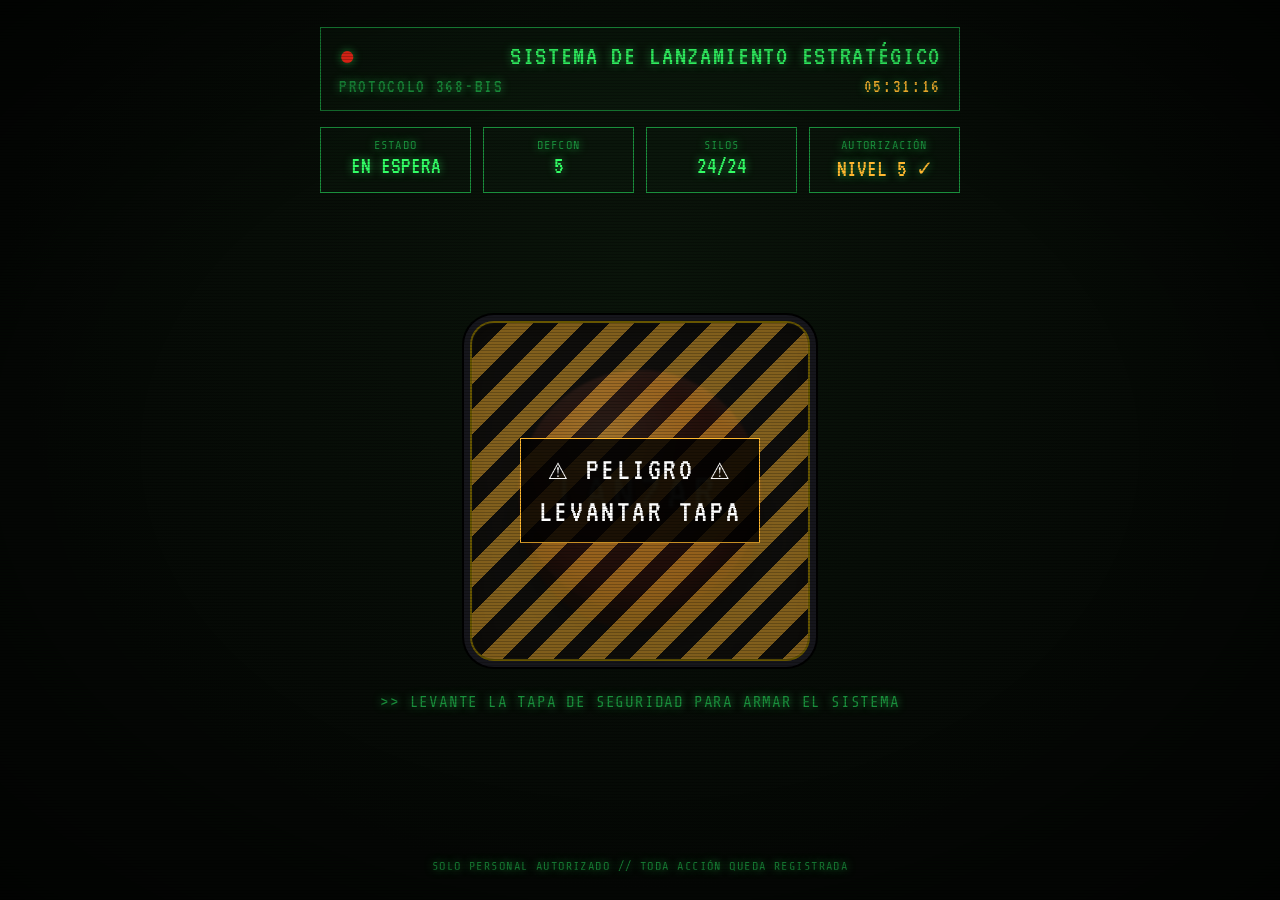
<file: botonrojo/index.html>
<!doctype html>
<html lang="es">
  <head>
    <meta charset="UTF-8" />
    <meta name="viewport" content="width=device-width, initial-scale=1.0, maximum-scale=1.0, user-scalable=no" />
    <meta name="theme-color" content="#0a0a0a" />
    <meta name="description" content="Protocolo de lanzamiento estratégico. Solo personal autorizado." />
    <link rel="icon" href="data:image/svg+xml,<svg xmlns='http://www.w3.org/2000/svg' viewBox='0 0 100 100'><text y='.9em' font-size='90'>☢️</text></svg>" />
    <link rel="preconnect" href="https://fonts.googleapis.com" />
    <link rel="preconnect" href="https://fonts.gstatic.com" crossorigin />
    <link href="https://fonts.googleapis.com/css2?family=VT323&family=Share+Tech+Mono&display=swap" rel="stylesheet" />
    <title>☢ PROTOCOLO 368-BIS // BOTÓN ROJO</title>
    <script type="module" crossorigin src="./assets/index-CyWCXwb8.js"></script>
    <link rel="stylesheet" crossorigin href="./assets/index-Bs-vyiL6.css">
  </head>
  <body>
    <div id="root"></div>
  </body>
</html>
</file>
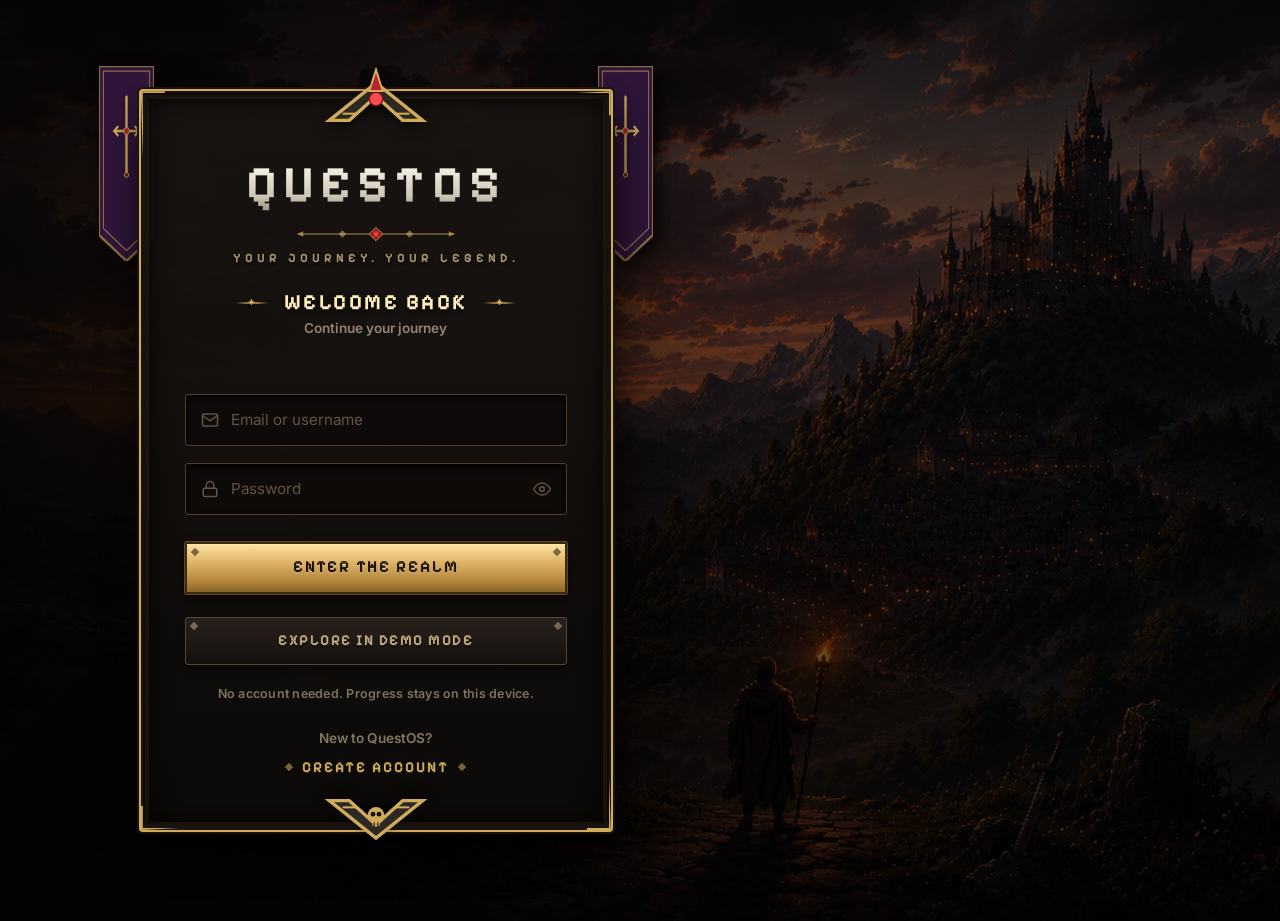
<file: questos/index.html>
<!doctype html>
<html lang="en">
  <head>
    <meta charset="UTF-8" />
    <meta name="viewport" content="width=device-width, initial-scale=1.0" />
    <meta name="description" content="QuestOS — turn real-life progress into a dark fantasy RPG. Forge heroes, complete quests, defeat bosses." />
    <meta name="theme-color" content="#0a0807" />
    <link rel="preconnect" href="https://fonts.googleapis.com" />
    <link rel="preconnect" href="https://fonts.gstatic.com" crossorigin />
    <title>QuestOS — Life Progress RPG</title>
    <script type="module" crossorigin src="/questos/assets/index-C-FkmH8G.js"></script>
    <link rel="stylesheet" crossorigin href="/questos/assets/index-CjcQR1js.css">
  </head>
  <body>
    <div id="root"></div>
  </body>
</html>
</file>
<file: botonrojo/assets/index-Bs-vyiL6.css>
*{margin:0;padding:0;box-sizing:border-box;-webkit-tap-highlight-color:transparent}:root{--green: #33ff66;--green-dim: #1a8f3c;--amber: #ffb830;--red: #ff2a1a;--red-deep: #8f0f05;--bg: #050805;--font-display: "VT323", "Courier New", monospace;--font-mono: "Share Tech Mono", "Courier New", monospace}html,body,#root{height:100%}body{background:var(--bg);color:var(--green);font-family:var(--font-mono);overflow:hidden;overscroll-behavior:none;user-select:none;-webkit-user-select:none}button{font-family:inherit;cursor:pointer;touch-action:manipulation}.app{position:relative;height:100dvh;width:100vw;overflow:hidden;background:radial-gradient(ellipse at 50% 30%,#0a140a 0%,var(--bg) 70%)}.screen{position:absolute;top:0;right:0;bottom:0;left:0;display:flex;flex-direction:column;align-items:center;padding:clamp(12px,3vmin,32px)}.crt-overlay{position:fixed;top:0;right:0;bottom:0;left:0;pointer-events:none;z-index:90;background:repeating-linear-gradient(0deg,rgba(0,0,0,.22) 0px,rgba(0,0,0,.22) 1px,transparent 1px,transparent 3px);animation:crt-flicker 4s infinite steps(60)}.crt-vignette{position:fixed;top:0;right:0;bottom:0;left:0;pointer-events:none;z-index:91;background:radial-gradient(ellipse at center,transparent 55%,rgba(0,0,0,.55) 100%)}@keyframes crt-flicker{0%,to{opacity:1}92%{opacity:1}93%{opacity:.78}94%{opacity:1}97%{opacity:.9}}.idle-screen{justify-content:space-between;text-shadow:0 0 8px rgba(51,255,102,.6)}.console-header{position:relative;width:100%;max-width:640px;border:1px solid var(--green-dim);padding:clamp(8px,2vmin,14px) clamp(10px,3vmin,18px);font-family:var(--font-display);font-size:clamp(18px,4.5vmin,28px);letter-spacing:.06em;background:#143c1e26}.header-row{display:flex;justify-content:space-between;gap:12px;flex-wrap:wrap}.header-sub{font-size:.68em;color:var(--green-dim);margin-top:4px}.clock{color:var(--amber)}.blink-slow{color:var(--red);animation:blink 2s infinite;margin-right:8px}.status-panel{width:100%;max-width:640px;display:grid;grid-template-columns:repeat(4,1fr);gap:clamp(6px,1.5vmin,12px);margin-top:clamp(8px,2vmin,16px)}.status-item{border:1px solid var(--green-dim);padding:clamp(6px,1.5vmin,10px);display:flex;flex-direction:column;gap:2px;align-items:center;text-align:center;background:#143c1e1a}.status-label{font-size:clamp(9px,2vmin,12px);color:var(--green-dim);letter-spacing:.1em}.status-value{font-family:var(--font-display);font-size:clamp(16px,3.5vmin,24px)}.status-value.ok{color:var(--green)}.status-value.warn{color:var(--amber)}.button-station{flex:1;display:flex;flex-direction:column;align-items:center;justify-content:center;gap:clamp(16px,4vmin,32px);width:100%}.cover-assembly{position:relative;width:clamp(220px,62vmin,340px);height:clamp(220px,62vmin,340px);perspective:900px}.button-well{position:absolute;top:0;right:0;bottom:0;left:0;border-radius:24px;background:radial-gradient(circle at 50% 45%,#1c1c22,#101014 65%,#0a0a0d);border:2px solid #2a2a33;box-shadow:inset 0 4px 18px #000000e6,0 0 0 6px #16161c,0 0 0 8px #000;display:flex;align-items:center;justify-content:center}.big-red-button{position:relative;width:72%;aspect-ratio:1;border-radius:50%;border:none;background:#3a0c08;box-shadow:0 clamp(10px,3vmin,18px) 0 #4a0d06,0 clamp(14px,4vmin,26px) 30px #000c;transition:transform .1s,box-shadow .1s,filter .4s;filter:brightness(.45) saturate(.6)}.big-red-button:disabled{cursor:not-allowed}.big-red-button.armed{filter:brightness(1) saturate(1);animation:button-throb 1.6s infinite}.button-face{position:absolute;top:0;right:0;bottom:0;left:0;border-radius:50%;background:radial-gradient(circle at 35% 28%,#ff8a70,#ff2a1a,#c01005 70%,#7a0a02);box-shadow:inset 0 -12px 24px #00000073,inset 0 8px 16px #ffffff40;display:flex;align-items:center;justify-content:center}.button-text{font-family:var(--font-display);font-size:clamp(28px,9vmin,52px);color:#fff;letter-spacing:.12em;text-shadow:0 2px 6px rgba(0,0,0,.7)}.big-red-button.armed:active,.big-red-button.pressed{transform:translateY(clamp(8px,2.5vmin,14px));box-shadow:0 2px #4a0d06,0 4px 14px #000c}.big-red-button.pressed{animation:none;filter:brightness(1.35) saturate(1.3)}@keyframes button-throb{0%,to{box-shadow:0 clamp(10px,3vmin,18px) 0 #4a0d06,0 clamp(14px,4vmin,26px) 30px #000c,0 0 30px 4px #ff2a1a80}50%{box-shadow:0 clamp(10px,3vmin,18px) 0 #4a0d06,0 clamp(14px,4vmin,26px) 30px #000c,0 0 70px 18px #ff2a1ae6}}.safety-cover{position:absolute;top:0;right:0;bottom:0;left:0;border-radius:24px;border:2px solid #665500;overflow:hidden;transform-origin:top center;transform-style:preserve-3d;transition:transform .55s cubic-bezier(.34,1.4,.64,1);background:#1e190559;-webkit-backdrop-filter:blur(1px);backdrop-filter:blur(1px);display:flex;align-items:center;justify-content:center;z-index:2}.cover-assembly.open .safety-cover{transform:rotateX(112deg)}.cover-stripes{position:absolute;top:0;right:0;bottom:0;left:0;background:repeating-linear-gradient(-45deg,#ffb830d9 0,#ffb830d9 18px,#0a0a0ae6 18px,#0a0a0ae6 36px);opacity:.55}.cover-label{position:relative;font-family:var(--font-display);font-size:clamp(20px,5.5vmin,32px);color:#fff;background:#000000d1;border:1px solid var(--amber);padding:10px 18px;text-align:center;letter-spacing:.08em;line-height:1.3}.arm-hint{font-size:clamp(12px,3vmin,16px);color:var(--green-dim);letter-spacing:.05em;text-align:center;min-height:2.4em;padding:0 12px}.arm-hint.armed{color:var(--amber);animation:blink 1.2s infinite}.console-footer{font-size:clamp(9px,2.2vmin,12px);color:var(--green-dim);letter-spacing:.12em;text-align:center}.countdown-screen{justify-content:space-between;color:var(--red);text-shadow:0 0 10px rgba(255,42,26,.7)}.alert-flash{position:absolute;top:0;right:0;bottom:0;left:0;background:radial-gradient(ellipse at 50% 50%,#8c0a058c,#140000e6 75%);animation:alert-pulse 1s infinite;pointer-events:none}.countdown-screen.critical .alert-flash{animation-duration:.4s}@keyframes alert-pulse{0%,to{opacity:.45}50%{opacity:1}}.beacon{position:absolute;top:0;bottom:0;width:30vw;pointer-events:none;opacity:.7}.beacon-left{left:-12vw;background:conic-gradient(from 0deg at 0% 50%,transparent 0deg,rgba(255,42,26,.55) 25deg,transparent 60deg);animation:beacon-spin 1.1s linear infinite}.beacon-right{right:-12vw;background:conic-gradient(from 180deg at 100% 50%,transparent 0deg,rgba(255,42,26,.55) 25deg,transparent 60deg);animation:beacon-spin 1.1s linear infinite reverse}@keyframes beacon-spin{0%{filter:hue-rotate(0deg) brightness(1);transform:scaleY(1)}50%{transform:scaleY(1.15);filter:brightness(1.6)}to{filter:hue-rotate(0deg) brightness(1);transform:scaleY(1)}}.hazard-bar{width:100vw;height:clamp(14px,3vmin,22px);flex-shrink:0;background:repeating-linear-gradient(-45deg,var(--amber) 0 20px,#0a0a0a 20px 40px);animation:hazard-scroll .8s linear infinite;box-shadow:0 0 18px #ffb83059}@keyframes hazard-scroll{0%{background-position:0 0}to{background-position:56.57px 0}}.countdown-header{display:flex;flex-direction:column;align-items:center;gap:6px;margin-top:clamp(8px,2vmin,16px);font-family:var(--font-display);font-size:clamp(20px,5.5vmin,34px);letter-spacing:.1em;z-index:2}.defcon{font-size:.7em;padding:2px 14px;border:1px solid currentColor}.defcon-3{color:var(--amber)}.defcon-2{color:#ff7b1a;animation:blink 1s infinite}.defcon-1{color:#fff;background:var(--red);animation:blink .5s infinite}.countdown-main{flex:1;display:flex;flex-direction:column;align-items:center;justify-content:center;gap:clamp(10px,2.5vmin,20px);width:100%;z-index:2}.timer-label{font-size:clamp(12px,3vmin,18px);letter-spacing:.35em;color:var(--amber)}.timer{font-family:var(--font-display);font-size:clamp(72px,24vmin,190px);line-height:.9;color:var(--red);text-shadow:0 0 20px rgba(255,42,26,.9),0 0 60px rgba(255,42,26,.5)}.timer-critical{color:#fff;animation:timer-panic .5s infinite}@keyframes timer-panic{0%,to{text-shadow:0 0 20px rgba(255,42,26,1),0 0 80px rgba(255,42,26,.9)}50%{text-shadow:0 0 8px rgba(255,42,26,.6),0 0 30px rgba(255,42,26,.4);opacity:.75}}.timer-tenths{font-size:.45em;opacity:.85}.progress-track{width:min(80vw,520px);height:clamp(8px,2vmin,14px);border:1px solid var(--red-deep);background:#0009}.progress-fill{height:100%;width:100%;transform-origin:left;background:linear-gradient(90deg,var(--red-deep),var(--red));box-shadow:0 0 12px #ff2a1acc;transition:transform .1s linear}.launch-log{width:min(88vw,520px);height:clamp(88px,20vmin,150px);overflow:hidden;display:flex;flex-direction:column;justify-content:flex-end;font-size:clamp(11px,2.8vmin,15px);color:var(--amber);text-shadow:0 0 6px rgba(255,184,48,.5)}.log-line{animation:log-in .25s steps(3) both;white-space:nowrap;overflow:hidden;text-overflow:ellipsis}.log-warn{color:#fff;background:#8c0a0599}@keyframes log-in{0%{opacity:0;transform:translateY(6px)}to{opacity:1;transform:translateY(0)}}.abort-button{z-index:2;margin-bottom:clamp(10px,2.5vmin,20px);font-family:var(--font-display);font-size:clamp(18px,4.5vmin,26px);letter-spacing:.1em;color:#fff;background:#000000a6;border:2px solid var(--amber);padding:clamp(10px,2.5vmin,16px) clamp(20px,6vmin,40px);box-shadow:0 0 16px #ffb83066;transition:transform .08s,background .2s}.abort-button:active{transform:scale(.95);background:#ffb83040}.shake-soft{animation:shake .5s infinite;--amp: 1px}.shake-hard{animation:shake .3s infinite;--amp: 3px}.shake-violent{animation:shake .15s infinite;--amp: 6px}@keyframes shake{0%,to{transform:translate(0)}20%{transform:translate(var(--amp),calc(var(--amp) * -1))}40%{transform:translate(calc(var(--amp) * -1),var(--amp))}60%{transform:translate(var(--amp),var(--amp))}80%{transform:translate(calc(var(--amp) * -1),calc(var(--amp) * -1))}}.explosion-screen{padding:0;background:#000}.explosion-video{position:absolute;top:0;right:0;bottom:0;left:0;width:100%;height:100%;object-fit:cover;background:#000}.fade-out{position:absolute;top:0;right:0;bottom:0;left:0;background:#000;opacity:0;pointer-events:none;transition:opacity .8s ease-in}.fade-out.active{opacity:1}.brand-seal{position:absolute;right:max(clamp(10px,2.5vmin,22px),env(safe-area-inset-right));bottom:max(clamp(10px,2.5vmin,22px),env(safe-area-inset-bottom));z-index:5;display:flex;flex-direction:column;align-items:center;gap:clamp(4px,1vmin,8px)}.brand-seal img{width:clamp(68px,17vmin,112px);aspect-ratio:1;border-radius:50%;border:2px solid rgba(214,178,110,.85);box-shadow:0 0 0 4px #000000bf,0 6px 18px #000c,0 0 26px #ff2a1a80;animation:seal-glow 2.4s ease-in-out infinite}@keyframes seal-glow{0%,to{box-shadow:0 0 0 4px #000000bf,0 6px 18px #000c,0 0 18px #ff2a1a59}50%{box-shadow:0 0 0 4px #000000bf,0 6px 18px #000c,0 0 34px #ff2a1ab3}}.seal-caption{font-family:var(--font-display);font-size:clamp(11px,2.6vmin,15px);letter-spacing:.28em;padding:2px 8px 2px 11px;color:#d6b26e;background:#0009;border:1px solid rgba(214,178,110,.45);text-shadow:0 0 8px rgba(0,0,0,.9)}.white-flash{position:absolute;top:0;right:0;bottom:0;left:0;background:#fff;pointer-events:none;animation:flash-out 1.4s ease-out forwards}@keyframes flash-out{0%{opacity:1}to{opacity:0}}.aftermath-screen{justify-content:center;gap:clamp(12px,3vmin,24px);background:radial-gradient(ellipse at 50% 110%,rgba(120,20,5,.5) 0%,transparent 60%),#0a0505;color:#d8c8b8;text-align:center}.ash-layer{position:absolute;top:0;right:0;bottom:0;left:0;overflow:hidden;pointer-events:none}.ash{position:absolute;top:-12px;width:4px;height:4px;background:#c8beb480;border-radius:50%;animation:ash-fall linear infinite}@keyframes ash-fall{to{transform:translateY(110vh) translate(-8vw) rotate(300deg)}}.doom-title{font-family:var(--font-display);font-size:clamp(30px,9vmin,64px);color:var(--red);letter-spacing:.06em;line-height:1.1;padding:0 8px;position:relative;z-index:2}.glitch:before,.glitch:after{content:attr(data-text);position:absolute;top:0;right:0;bottom:0;left:0;padding:inherit}.glitch:before{color:#0ff;animation:glitch-shift 2.4s infinite steps(2);opacity:.6}.glitch:after{color:#f0f;animation:glitch-shift 1.9s infinite steps(2) reverse;opacity:.5}@keyframes glitch-shift{0%,88%,to{transform:translate(0);clip-path:inset(0)}90%{transform:translate(-4px,2px);clip-path:inset(20% 0 40% 0)}93%{transform:translate(4px,-2px);clip-path:inset(60% 0 10% 0)}96%{transform:translate(-2px,-1px);clip-path:inset(40% 0 30% 0)}}.doom-sub{font-size:clamp(11px,2.8vmin,15px);letter-spacing:.25em;color:#8a7a6a;z-index:2}.stats-panel{width:min(90vw,480px);border:1px solid #5a4a3a;background:#00000080;padding:clamp(12px,3vmin,22px);display:flex;flex-direction:column;gap:clamp(8px,2vmin,14px);z-index:2}.stat-row{display:flex;justify-content:space-between;align-items:baseline;gap:12px;font-size:clamp(12px,3vmin,16px);opacity:0;animation:log-in .4s both}.stat-label{color:#8a7a6a;letter-spacing:.08em;text-align:left}.stat-value{font-family:var(--font-display);font-size:clamp(20px,5vmin,30px);color:var(--red);text-shadow:0 0 12px rgba(255,42,26,.6);white-space:nowrap}.doom-blame{font-size:clamp(11px,2.8vmin,15px);color:var(--amber);letter-spacing:.06em;z-index:2;animation:blink 2s infinite}.aborted-screen{justify-content:center;gap:clamp(14px,3.5vmin,26px);text-align:center;text-shadow:0 0 10px rgba(51,255,102,.5)}.aborted-icon{font-size:clamp(48px,14vmin,90px);color:var(--green);border:3px solid var(--green);border-radius:50%;width:1.8em;height:1.8em;display:flex;align-items:center;justify-content:center;animation:pop-in .5s cubic-bezier(.34,1.56,.64,1) both}@keyframes pop-in{0%{transform:scale(0);opacity:0}to{transform:scale(1);opacity:1}}.aborted-title{font-family:var(--font-display);font-size:clamp(28px,8vmin,54px);letter-spacing:.08em}.aborted-sub{font-size:clamp(12px,3vmin,16px);color:var(--green-dim);line-height:1.8;letter-spacing:.08em}.terminal-btn{font-family:var(--font-display);font-size:clamp(18px,4.5vmin,26px);letter-spacing:.08em;color:var(--green);background:transparent;border:2px solid var(--green);padding:clamp(10px,2.5vmin,16px) clamp(20px,6vmin,40px);z-index:2;transition:all .15s}.terminal-btn:hover,.terminal-btn:active{background:#33ff6626;box-shadow:0 0 20px #3f66}.terminal-btn.danger{color:var(--amber);border-color:var(--amber)}.terminal-btn.danger:hover,.terminal-btn.danger:active{background:#ffb83026;box-shadow:0 0 20px #ffb83066}@keyframes blink{0%,to{opacity:1}50%{opacity:.25}}@media(max-height:480px){.status-panel{display:none}.cover-assembly{width:clamp(160px,40vmin,220px);height:clamp(160px,40vmin,220px)}}
</file>
<file: questos/assets/index-CjcQR1js.css>
@import "https://fonts.googleapis.com/css2?family=Pixelify+Sans:wght@400;500;600;700&family=Inter:wght@400;500;600;700;800;900&display=swap";:root{--lightningcss-light: ;--lightningcss-dark:initial;color-scheme:dark;--color-bg:#0a0807;--color-bg-2:#17110f;--color-surface:#1b1512;--color-surface-strong:#281d17;--color-border:#5a4330;--color-border-bright:#b48a50;--color-text:#f6ead7;--color-muted:#c8b89f;--gold:#cfab5b;--gold-bright:#ffe29e;--gold-deep:#8a6f3e;--blood:#b8232f;--blood-bright:#ff4d4d;--panel-edge:#1a120e;--color-primary:#cfab5b;--color-primary-dark:#8e642b;--color-accent:#e0bd6d;--color-danger:#d96858;--shadow-panel:0 18px 48px #00000080;--radius-panel:2px;--font-body:Inter, ui-sans-serif, system-ui, -apple-system, BlinkMacSystemFont, "Segoe UI", sans-serif;--font-display:"Pixelify Sans", "Inter", sans-serif;--font-pixel:"Pixelify Sans", "Inter", sans-serif;--font-mono:"IBM Plex Mono", "Courier New", ui-monospace, SFMono-Regular, Menlo, Monaco, Consolas, monospace;--font-ui:var(--font-body);--font-gothic:var(--font-display);--font-gothic-decorative:var(--font-display);--title-gradient:linear-gradient(180deg, #fff 0%, #ece6d9 30%, #cfc8b8 68%, #98917f 100%)}*{box-sizing:border-box}html{background:var(--color-bg);min-width:320px}body{min-width:320px;min-height:100dvh;color:var(--color-text);font-family:var(--font-ui);background:linear-gradient(#ffffff06 1px, transparent 1px), linear-gradient(90deg, #ffffff06 1px, transparent 1px), linear-gradient(135deg, #d7a84c12, transparent 34%, #3e25193d), repeating-linear-gradient(0deg, #ffffff05 0 1px, transparent 1px 6px), var(--color-bg);background-size:22px 22px,22px 22px,auto,auto,auto;margin:0;line-height:1.5}button,input,select,textarea{font:inherit}a{color:var(--color-accent);text-underline-offset:4px}a:hover{color:var(--color-primary)}:focus-visible{outline:3px solid var(--color-accent);outline-offset:3px}.app-shell{width:min(1120px,100% - 32px);min-height:100dvh;margin:0 auto;padding:48px 0}.app-shell--centered{place-items:center;display:grid}.hero-grid{grid-template-columns:minmax(0,1.1fr) minmax(280px,.9fr);align-items:center;gap:40px;min-height:calc(100dvh - 96px);display:grid}.hero-copy{max-width:680px}.eyebrow,.panel-kicker{color:var(--color-accent);font-family:var(--font-pixel);letter-spacing:0;text-transform:uppercase;margin:0 0 12px;font-size:.8rem;font-weight:700}h1{font-family:var(--font-display);letter-spacing:0;margin:0;font-size:clamp(2.4rem,9vw,5.8rem);line-height:1}.lead{max-width:62ch;color:var(--color-muted);margin:24px 0 0;font-size:1.1rem}.muted-copy,.switch-copy{color:var(--color-muted)}.button-row{flex-wrap:wrap;gap:12px;margin-top:32px;display:flex}.button{border:2px solid var(--panel-edge);min-height:48px;color:var(--color-text);cursor:pointer;border-radius:2px;justify-content:center;align-items:center;gap:10px;padding:12px 20px;font-weight:700;text-decoration:none;transition:background-color .16s,border-color .16s,color .16s,box-shadow .16s,transform .12s,opacity .16s;display:inline-flex;box-shadow:0 0 0 1px #cfab5b47,inset 0 1px #ffeec21f,inset 0 -8px 14px #0000004d,0 4px 12px #00000073}.button:hover:not(:disabled){transform:translateY(-1px)}.button:disabled{cursor:not-allowed;opacity:.55}.button--primary{color:#1d1305;text-shadow:0 1px #fff4d680;background:linear-gradient(#ffe29e 0%,#dfb469 38%,#b3853c 78%,#8a6428 100%);border-color:#3a2a12}.button--primary:hover:not(:disabled){color:#1d1305;background:linear-gradient(#fff0c0 0%,#ecc27a 38%,#c4954a 78%,#9a7130 100%);box-shadow:0 0 0 1px #ffe29e8c,0 0 18px #cfab5b59,inset 0 1px #fff4d68c,0 6px 16px #00000080}.button--secondary{border-color:var(--panel-edge);color:var(--gold);background:linear-gradient(#28201af2,#120e0bfa)}.button--secondary:hover:not(:disabled){color:var(--gold-bright);box-shadow:0 0 0 1px #cfab5b99,0 0 14px #cfab5b40,inset 0 -8px 14px #0000004d,0 6px 14px #00000080}.button--danger{color:#ffc2c9;background:linear-gradient(#5a161ce6,#26090cf5);border-color:#2a0c0f;box-shadow:0 0 0 1px #d8685866,inset 0 -8px 14px #00000059,0 4px 12px #00000073}.button--danger:hover:not(:disabled){color:#fff0f2;background:linear-gradient(#7a1c24f2,#340c10fa);box-shadow:0 0 0 1px #ff6b7a99,0 0 14px #b8232f59,0 6px 14px #00000080}.button--demo{border-color:var(--color-accent);color:#c8f8dc;background:#78d6a31a}.button--demo:hover:not(:disabled){color:#f6fff9;background:#78d6a32e;border-color:#b1ffd0}.demo-entry{border-top:1px solid #ffffff1a;gap:10px;margin-top:18px;padding-top:18px;display:grid}.demo-entry p,.demo-notice{color:var(--color-muted);margin:0;font-size:.95rem}.demo-badge{color:#c8f8dc;width:fit-content;font-family:var(--font-pixel);letter-spacing:0;text-transform:uppercase;background:#78d6a31a;border:1px solid #78d6a399;border-radius:6px;align-items:center;margin:0 0 14px;padding:7px 10px;font-size:.75rem;font-weight:800;display:inline-flex}.pixel-panel{border:2px solid var(--color-border);border-radius:var(--radius-panel);background:linear-gradient(135deg, #d7a84c1a, transparent 32%), repeating-linear-gradient(90deg, #ffffff05 0 1px, transparent 1px 8px), var(--color-surface);box-shadow:var(--shadow-panel);position:relative}.pixel-panel:after{content:"";pointer-events:none;border:1px solid #d8b85f33;position:absolute;inset:8px}.start-panel{padding:32px}.status-list{border-top:1px solid #ffffff1a;justify-content:space-between;gap:16px;padding:18px 0;display:flex}.status-list strong{color:var(--color-primary)}.status-list--muted strong{color:var(--color-accent)}.auth-panel,.status-panel{width:min(100%,480px);padding:32px}.auth-form{gap:18px;margin-top:28px;display:grid}.field{color:var(--color-muted);gap:8px;font-weight:700;display:grid}.field input,.field textarea{border:2px solid var(--color-border);width:100%;min-height:48px;color:var(--color-text);background:linear-gradient(#0d0a08,#14100c);border-radius:2px;padding:12px 14px;box-shadow:inset 0 2px 8px #000000a6,inset 0 0 0 1px #0006}.field input::placeholder,.field textarea::placeholder{color:#c8b89f73}.field textarea{resize:vertical;min-height:104px}.field select{border:2px solid var(--color-border);width:100%;min-height:48px;color:var(--color-text);background:linear-gradient(#0d0a08,#14100c);border-radius:2px;padding:12px 14px;box-shadow:inset 0 2px 8px #000000a6}.field input:focus,.field textarea:focus,.field select:focus{border-color:var(--gold);outline:none;box-shadow:inset 0 2px 8px #000000a6,0 0 10px #cfab5b40}.form-error{color:#ffc2c9;background:#ff6b7a14;border:1px solid #ff6b7a80;border-radius:6px;margin:0;padding:10px 12px}.dashboard-shell{align-content:start;gap:28px;display:grid}.dashboard-header{border-bottom:1px solid #ffffff1f;justify-content:space-between;align-items:flex-start;gap:24px;padding-bottom:24px;display:flex}.dashboard-header h1{font-size:clamp(2rem,6vw,4.4rem)}.dashboard-grid{grid-template-columns:minmax(0,.85fr) minmax(0,1.15fr);gap:24px;display:grid}.dashboard-grid--support{grid-template-columns:minmax(240px,.75fr) minmax(280px,1.25fr)}.profile-card,.roadmap-card{padding:28px}.profile-list{gap:18px;margin:0;display:grid}.profile-list div{gap:4px;display:grid}.profile-list dt{color:var(--color-muted);font-weight:700}.profile-list dd{overflow-wrap:anywhere;font-family:var(--font-pixel);margin:0}.roadmap-list{color:var(--color-muted);gap:10px;margin:0;padding-left:20px;display:grid}.section-heading{justify-content:space-between;align-items:flex-end;gap:20px;margin-bottom:18px;display:flex}.section-heading h2,.roster-state h2,.sheet-panel h2{font-family:var(--font-display);letter-spacing:0;margin:0;font-size:clamp(1.4rem,4vw,2rem)}.roster-section{gap:8px;display:grid}.character-grid{grid-template-columns:repeat(auto-fit,minmax(260px,1fr));gap:18px;display:grid}.roster-state{gap:16px;padding:28px;display:grid}.roster-state--empty{align-content:center;min-height:260px}.character-card{border-color:color-mix(in srgb, var(--character-accent) 55%, var(--color-border));background:linear-gradient(135deg, color-mix(in srgb, var(--character-accent) 16%, transparent), transparent 42%), var(--color-surface);box-shadow:0 18px 52px #00000057, 0 0 28px color-mix(in srgb, var(--character-accent) 16%, transparent);overflow:hidden}.character-card__body{z-index:1;min-height:248px;color:var(--color-text);gap:22px;padding:24px;text-decoration:none;display:grid;position:relative}.character-card__link{cursor:pointer;transition:background-color .18s,color .18s}.character-card__link:hover{background:color-mix(in srgb, var(--character-accent) 9%, transparent);color:var(--color-text)}.character-card__top{grid-template-columns:auto minmax(0,1fr);align-items:center;gap:16px;display:grid}.character-card h2{overflow-wrap:anywhere;font-family:var(--font-pixel);letter-spacing:0;margin:4px 0;font-size:1.4rem}.character-title,.character-meta{color:var(--color-muted);margin:0}.character-title{color:var(--character-accent);font-size:.9rem;font-weight:800}.character-card__footer{align-self:end;gap:12px;display:grid}.character-card__footer>span{color:var(--color-text);font-family:var(--font-pixel);font-weight:700}.character-card__delete{z-index:1;width:calc(100% - 48px);margin:0 24px 24px;position:relative}.xp-block{gap:8px;display:grid}.xp-meta,.stat-meta{color:var(--color-muted);justify-content:space-between;gap:12px;font-weight:700;display:flex}.xp-meta strong,.stat-meta strong{color:var(--color-text);font-variant-numeric:tabular-nums}.xp-bar,.stat-bar{border:1px solid color-mix(in srgb, var(--character-accent,var(--color-primary)) 42%, var(--color-border));background:#00000047;border-radius:999px;height:12px;overflow:hidden}.xp-bar span,.stat-bar span{border-radius:inherit;background:var(--character-accent,var(--color-primary));height:100%;display:block}.stats-panel{gap:16px;display:grid}.stat-row{gap:8px;display:grid}.create-layout{grid-template-columns:minmax(0,1.15fr) minmax(300px,.85fr);align-items:start;gap:24px;display:grid}.create-form{gap:22px;padding:28px;display:grid}.form-grid{grid-template-columns:repeat(2,minmax(0,1fr));gap:16px;display:grid}.preset-fieldset{border:0;gap:12px;margin:0;padding:0;display:grid}.preset-fieldset legend{color:var(--color-muted);margin-bottom:12px;font-weight:800}.preset-grid{grid-template-columns:repeat(3,minmax(0,1fr));gap:10px;display:grid}.preset-button{border:2px solid var(--color-border);min-height:96px;color:var(--color-text);cursor:pointer;text-align:center;background:#120d0adb;border-radius:6px;place-items:center;gap:8px;padding:12px;transition:border-color .18s,background-color .18s;display:grid}.preset-button[aria-pressed=true]{border-color:var(--character-accent,var(--color-accent));background:color-mix(in srgb, var(--character-accent,var(--color-accent)) 14%, #120d0a)}.preset-sigil{width:36px;height:36px;font-family:var(--font-pixel);border:1px solid;border-radius:6px;place-items:center;display:grid}.swatch-row{flex-wrap:wrap;gap:10px;display:flex}.swatch-button{border:2px solid var(--color-border);background:var(--swatch-color);cursor:pointer;border-radius:6px;width:48px;height:48px}.swatch-button[aria-pressed=true]{border-color:var(--color-text);box-shadow:0 0 0 3px color-mix(in srgb, var(--swatch-color) 40%, transparent)}.preview-column{gap:16px;display:grid;position:sticky;top:24px}.character-sheet-shell{align-content:start;gap:28px;display:grid}.character-sheet-hero{border:2px solid color-mix(in srgb, var(--character-accent) 45%, var(--color-border));background:linear-gradient(135deg, color-mix(in srgb, var(--character-accent) 12%, transparent), transparent 42%), repeating-linear-gradient(0deg, #ffffff05 0 2px, transparent 2px 9px), #15100d;box-shadow:inset 0 0 0 1px #ffeec214, var(--shadow-panel);border-radius:8px;flex-wrap:wrap;justify-content:space-between;align-items:stretch;gap:24px;padding:24px;display:flex}.character-sheet-hero .form-error{flex-basis:100%}.character-sheet-identity{grid-template-columns:auto minmax(0,1fr);align-items:center;gap:24px;display:grid}.character-sheet-identity h1{font-size:clamp(2.2rem,7vw,5rem)}.sheet-actions{flex-wrap:wrap;align-content:start;align-items:start;gap:12px;display:flex}.character-sheet-grid{grid-template-columns:minmax(260px,.8fr) minmax(320px,1.2fr);gap:24px;display:grid}.sheet-panel{border-color:color-mix(in srgb, var(--character-accent,var(--color-primary)) 28%, var(--color-border));gap:18px;padding:28px;display:grid}.sheet-panel--wide{grid-column:1/-1}.level-mark{background:#0000003d;border:1px solid #ffeec21f;border-radius:8px;grid-template-columns:1fr auto;align-items:end;gap:16px;padding:16px;display:grid}.level-mark span{color:var(--color-muted);font-weight:800}.level-mark strong{color:var(--character-accent);font-family:var(--font-display);font-size:3.2rem;line-height:1}.stat-row{background:linear-gradient(#ffffff09,#0000),#0003;border:1px solid #ffeec21c;border-radius:7px;padding:12px}.stat-meta span{text-transform:uppercase;font-size:.78rem}.stat-meta strong{color:var(--character-accent,var(--color-primary));font-family:var(--font-display);font-size:1.35rem}.xp-bar,.stat-bar{border-radius:3px;box-shadow:inset 0 0 0 1px #0000005c}.xp-bar span,.stat-bar span{background:linear-gradient(90deg, var(--character-accent,var(--color-primary)), #f1d58c), var(--character-accent,var(--color-primary))}.roster-section{background:linear-gradient(#d7a84c14,#0000 18%),#0a08075c;border:1px solid #b48a503d;border-radius:8px;padding:24px}.roster-copy{max-width:56ch;margin:8px 0 0}.character-grid{grid-template-columns:repeat(auto-fit,minmax(280px,1fr));gap:24px}.character-card{border:2px solid color-mix(in srgb, var(--character-accent) 52%, var(--color-border));background:linear-gradient(180deg, #ffffff09, transparent 18%), linear-gradient(135deg, color-mix(in srgb, var(--character-accent) 16%, transparent), transparent 46%), #16100d;box-shadow:inset 0 0 0 1px #ffeec214, 0 18px 46px #0000008a, 0 0 28px color-mix(in srgb, var(--character-accent) 18%, transparent)}.character-card:before{border:1px solid color-mix(in srgb, var(--character-accent) 30%, #ffffff1a);content:"";pointer-events:none;border-radius:5px;position:absolute;inset:10px}.character-card__body{gap:18px;min-height:442px;padding:22px}.character-card__portrait{background:linear-gradient(180deg, color-mix(in srgb, var(--character-accent) 12%, transparent), transparent), repeating-linear-gradient(0deg, #ffffff06 0 2px, transparent 2px 8px), #0d0b0a;border:1px solid #ffeec21f;border-radius:6px;place-items:center;min-height:210px;display:grid}.character-card__identity{text-align:center}.character-card h2{font-family:var(--font-display);font-size:1.75rem;line-height:1.05}.character-title{color:color-mix(in srgb, var(--character-accent) 78%, #fff1c2);font-family:var(--font-pixel);text-transform:uppercase}.character-meta{font-weight:800}.character-card__rpg-row{grid-template-columns:.62fr 1fr;gap:10px;display:grid}.level-chip,.main-stat-chip{background:#00000038;border:1px solid #ffeec21f;border-radius:6px;gap:4px;padding:10px;display:grid}.level-chip span,.main-stat-chip span{color:var(--color-muted);text-transform:uppercase;font-size:.78rem;font-weight:900}.level-chip strong,.main-stat-chip strong{color:var(--color-text);font-family:var(--font-display);line-height:1}.level-chip strong{color:var(--character-accent);font-size:1.75rem}.main-stat-chip strong{font-size:1rem}.character-card__delete{border-style:dashed}.quest-board{background:linear-gradient(#d7a84c17,#0000 22%),#18110e;gap:24px}.quest-board__heading{justify-content:space-between;align-items:end;gap:18px;display:flex}.quest-board__heading .muted-copy{max-width:38ch;margin:0}.quest-board__grid{grid-template-columns:minmax(280px,.85fr) minmax(320px,1.15fr);gap:24px;display:grid}.quest-form-panel,.quest-lists,.quest-form,.quest-list-block,.quest-list{gap:16px;display:grid}.quest-form-panel{background:linear-gradient(#ffeec20a,#0000),#0000003d;border:1px solid #d7a84c38;border-radius:8px;align-content:start;padding:20px}.reward-preview{border:1px solid color-mix(in srgb, var(--character-accent,var(--color-primary)) 34%, var(--color-border));background:color-mix(in srgb, var(--character-accent,var(--color-primary)) 10%, transparent);border-radius:6px;justify-content:space-between;align-items:center;gap:16px;padding:12px 14px;display:flex}.reward-preview span,.quest-label,.quest-reward-grid dt{color:var(--color-muted);font-weight:800}.reward-preview strong{color:var(--character-accent,var(--color-primary));font-family:var(--font-pixel)}.quest-list-heading{justify-content:space-between;align-items:center;gap:14px;display:flex}.quest-list-heading h3{font-family:var(--font-display);margin:0;font-size:1.25rem}.quest-list-heading span{border:1px solid var(--color-border-bright);min-width:36px;height:36px;color:var(--color-primary);border-radius:6px;place-items:center;font-weight:900;display:grid}.quest-empty-state{color:var(--color-muted);border:1px dashed #ffffff2e;border-radius:8px;padding:18px}.quest-empty-state p{margin:0}.quest-card{border:2px solid color-mix(in srgb, var(--character-accent,var(--color-primary)) 34%, var(--color-border));background:linear-gradient(90deg,#d7a84c14,#0000 28%),linear-gradient(#ffeec20a,#0000),#201713;border-radius:7px;gap:18px;padding:20px;display:grid;position:relative}.quest-card:before{background:var(--character-accent,var(--color-primary));content:"";opacity:.78;width:4px;position:absolute;top:14px;bottom:14px;left:10px}.quest-card--completed{opacity:.82;border-style:dashed}.quest-card__main{gap:16px;display:grid}.quest-card h3{overflow-wrap:anywhere;font-family:var(--font-display);letter-spacing:0;margin:2px 0 0;font-size:1.35rem}.quest-label,.quest-description{margin:0}.quest-description{color:var(--color-muted)}.quest-reward-grid{grid-template-columns:repeat(2,minmax(0,1fr));gap:12px;margin:0;display:grid}.quest-reward-grid div{background:#0000002e;border:1px solid #ffeec21f;border-radius:6px;padding:10px}.quest-reward-grid dd{color:var(--color-text);margin:4px 0 0;font-weight:900}.quest-card__actions{flex-wrap:wrap;gap:10px;display:flex}.quest-success{color:#c8f8dc;background:#78d6a31a;border:1px solid #78d6a385;border-radius:6px;margin:0;padding:10px 12px}.future-panel{min-height:auto}.boss-gate-entry{background:radial-gradient(circle at 8% 20%,#d9685826,#0000 28%),linear-gradient(90deg,#d7a84c1a,#0000 58%),#17100d;border-color:#d9685857;grid-template-columns:minmax(0,1fr) auto;align-items:center;gap:20px;padding:24px;display:grid}.boss-gate-entry h2,.boss-character-select h2,.boss-gate-champion h2{font-family:var(--font-display);margin:0;font-size:clamp(1.55rem,4vw,2.25rem);line-height:1.05}.boss-gate-entry .muted-copy{max-width:64ch;margin:8px 0 0}.character-tabs{background:linear-gradient(#ffeec20a,#0000 44%),repeating-linear-gradient(90deg,#ffeec205 0 2px,#0000 2px 10px),#0d0807d6;border:2px solid #d7a84c38;border-radius:3px;flex-wrap:wrap;gap:10px;padding:10px;display:flex;box-shadow:inset 0 0 0 1px #ffeec20f,6px 6px #0000003d}.character-tab{min-height:46px;color:var(--color-muted);cursor:pointer;font-family:var(--font-pixel);text-transform:uppercase;background:linear-gradient(#ffeec20d,#0000),#19110d;border:2px solid #b48a5057;border-radius:2px;flex:160px;font-size:.95rem;font-weight:800;box-shadow:inset 0 0 0 1px #ffeec20f}.character-tab:hover{color:var(--color-text);border-color:#d7a84cad}.character-tab[aria-selected=true]{border-color:var(--color-primary);color:#fff2ca;background:linear-gradient(#d7a84c47,#00000014),#2a1b10;box-shadow:inset 0 0 0 1px #ffeec21f,0 0 22px #d7a84c29}.level-up-feedback{z-index:20;background:repeating-linear-gradient(90deg,#ffffff06 0 2px,#0000 2px 10px),#040303c7;place-items:center;padding:24px;display:grid;position:fixed;inset:0}.level-up-card{border-color:var(--color-primary);text-align:center;background:linear-gradient(135deg,#d7a84c29,#0000 44%),#18110e;gap:16px;width:min(100%,420px);padding:28px;display:grid}.level-up-card h2{color:var(--color-primary);font-family:var(--font-display);letter-spacing:0;margin:0;font-size:clamp(2rem,10vw,4rem)}.level-up-card p{color:var(--color-muted);margin:0}@media (width<=760px){.app-shell{width:min(100% - 24px,1120px);padding:24px 0}.hero-grid,.dashboard-grid,.create-layout,.character-sheet-grid,.quest-board__grid,.quest-reward-grid,.stats-panel,.character-card__rpg-row{grid-template-columns:1fr}.hero-grid{align-content:center;gap:24px;min-height:calc(100dvh - 48px)}.dashboard-header,.section-heading,.quest-board__heading,.character-sheet-hero,.character-sheet-identity{display:grid}.preview-column{position:static}.form-grid,.preset-grid{grid-template-columns:1fr}.button,.button-row,.quest-card__actions .button{width:100%}.auth-panel,.start-panel,.profile-card,.roadmap-card,.create-form,.sheet-panel,.roster-state,.roster-section{padding:24px}.character-card__body{min-height:0}.character-card__portrait{min-height:190px}.character-avatar--card{--avatar-size:148px}}@media (prefers-reduced-motion:reduce){*,:before,:after{scroll-behavior:auto!important;transition-duration:.01ms!important}}body{background-color:#0a0706;background-image:radial-gradient(circle at 50% 18%,#76502a33,#0000 24%),radial-gradient(circle at 16% 82%,#a8301f1f,#0000 22%),radial-gradient(circle at 86% 70%,#4c36751f,#0000 24%),linear-gradient(#0403030f,#040303d6 72%),linear-gradient(115deg,#0000 0 42%,#00000052 42% 45%,#0000 45%),repeating-linear-gradient(90deg,#ffe8b404 0 2px,#0000 2px 9px),none;background-position:0 0,0 0,0 0,0 0,0 0,0 0,0 0;background-repeat:repeat,repeat,repeat,repeat,repeat,repeat,repeat;background-size:auto,auto,auto,auto,auto,auto,auto;background-attachment:fixed;background-origin:padding-box,padding-box,padding-box,padding-box,padding-box,padding-box,padding-box;background-clip:border-box,border-box,border-box,border-box,border-box,border-box,border-box}.app-shell{width:min(1360px,100% - 32px)}.button{border-color:color-mix(in srgb, var(--color-border-bright) 58%, #2d2119);color:var(--color-text);font-family:var(--font-pixel);text-transform:uppercase;background:linear-gradient(#ffe9b214,#0000 48%),#211710;border-radius:2px;font-size:.88rem;box-shadow:inset 0 0 0 1px #ffecb817,4px 4px #0000006b}.button:hover:not(:disabled){border-color:var(--color-primary);color:#fff4d0;background:linear-gradient(#d7a84c33,#00000014),#2a1b10}.button--primary{color:#170f08;background:linear-gradient(#e2b65e,#8f5f27);border-color:#d4a14f}.button--secondary,.button--demo{background:linear-gradient(#ffecb814,#0000),#1b1411}.pixel-panel{box-shadow:inset 0 0 0 1px #ffeec214, inset 0 -18px 32px #0000003d, 8px 8px 0 #00000038, var(--shadow-panel);background:linear-gradient(#ffeec20b,#0000 28%),repeating-linear-gradient(45deg,#ffeec205 0 2px,#0000 2px 9px),#17110e;border-radius:2px}.pixel-panel:after{border-color:#d7a84c2e;border-radius:1px;inset:7px}.dashboard-header{background:linear-gradient(90deg,#d7a84c14,#0000 72%),#0a070657;border:0;padding:20px}.character-sheet-shell{width:min(1440px,100% - 32px)}.character-rpg-screen{gap:24px;min-height:calc(100dvh - 96px);display:grid}.character-command-bar{justify-content:space-between;gap:12px;display:flex}.character-rpg-main{grid-template-columns:minmax(420px,1.18fr) minmax(320px,.82fr);align-items:stretch;gap:24px;display:grid}.character-stage{border:2px solid color-mix(in srgb, var(--character-accent) 42%, var(--color-border));background:radial-gradient(circle at 52% 34%, color-mix(in srgb, var(--character-accent) 18%, transparent), transparent 28%), linear-gradient(180deg, #ffecb80d, transparent 22%), linear-gradient(180deg, transparent 0 62%, #0009 100%), repeating-linear-gradient(90deg, #ffffff05 0 3px, transparent 3px 11px), #120d0b;min-height:680px;box-shadow:inset 0 0 0 1px #ffeec214, 0 26px 70px #0000008c, 0 0 48px color-mix(in srgb, var(--character-accent) 18%, transparent);border-radius:2px;grid-template-rows:auto 1fr auto;padding:26px;display:grid;position:relative;overflow:hidden}.character-stage:before{content:"";opacity:.72;background:radial-gradient(#0000002e,#0000 58%),linear-gradient(90deg,#0000 0 14%,#1f160fd6 14% 20%,#0000 20% 28%,#1e150fe6 28% 36%,#0000 36% 64%,#1f160fe6 64% 72%,#0000 72% 80%,#1f160fd6 80% 86%,#0000 86%);height:38%;position:absolute;inset:auto -8% 0}.character-stage:after{border:1px solid color-mix(in srgb, var(--character-accent) 32%, #ffeec21f);content:"";pointer-events:none;position:absolute;inset:10px}.character-stage__identity{z-index:2;max-width:760px;position:relative}.character-stage__identity h1{text-shadow:0 4px #00000070;font-size:clamp(3rem,8vw,7rem);line-height:.92}.character-stage__identity .lead{color:#ead9bd;font-family:var(--font-pixel);text-transform:uppercase;margin-top:12px;font-size:.95rem}.character-stage__portrait{z-index:1;place-items:center;min-height:390px;display:grid;position:relative}.character-stage__progress{z-index:2;border:1px solid color-mix(in srgb, var(--character-accent) 32%, #ffeec21f);background:linear-gradient(#ffecb80f,#0000),#060504c7;grid-template-columns:minmax(120px,.22fr) minmax(260px,1fr);align-items:center;gap:18px;padding:16px;display:grid;position:relative}.character-stats-panel{align-content:start;min-height:680px;padding:28px}.character-stats-panel .panel-kicker{margin-bottom:18px}.level-mark{text-align:center;grid-template-columns:1fr;place-items:center;min-height:112px;padding:14px}.character-stage__progress .xp-bar{border-radius:2px;height:22px}.character-stage__progress .xp-meta{font-family:var(--font-pixel);text-transform:uppercase}.stats-panel{grid-template-columns:1fr}.stat-row{grid-template-columns:1fr;min-height:76px}.stat-bar{height:14px}.quest-board{padding:26px}.quest-board__grid{grid-template-columns:minmax(280px,.78fr) minmax(460px,1.22fr)}.quest-card{background:linear-gradient(90deg,#d7a84c21,#0000 32%),repeating-linear-gradient(0deg,#ffeec207 0 2px,#0000 2px 8px),#251910}.level-up-feedback:before,.level-up-feedback:after{content:"";border:2px solid #d7a84c2e;width:42vmin;height:42vmin;animation:1.7s ease-out infinite levelPulse;position:absolute;transform:rotate(45deg)}.level-up-feedback:after{width:30vmin;height:30vmin;animation-delay:.35s}.level-up-card h2{text-transform:uppercase;text-shadow:0 4px #00000080}.roster-section{background:radial-gradient(circle at 50% 0,#d7a84c1c,#0000 34%),linear-gradient(#00000024,#0006),#120d0b}.character-grid{grid-template-columns:repeat(auto-fit,minmax(310px,1fr))}.character-avatar--card{--avatar-size:220px}@keyframes levelPulse{0%{opacity:0;transform:rotate(45deg)scale(.78)}45%{opacity:1}to{opacity:0;transform:rotate(45deg)scale(1.24)}}@media (width<=980px){.character-rpg-main,.quest-board__grid{grid-template-columns:1fr}.character-stage,.character-stats-panel{min-height:auto}.character-avatar--hero{--avatar-size:min(78vw, 460px);min-width:260px;min-height:340px}.character-stage__progress{grid-template-columns:1fr}}@media (width<=760px){body{background-attachment:scroll}.app-shell,.character-sheet-shell{width:min(100% - 20px,1440px)}.character-command-bar{display:grid}.character-stage{min-height:0;padding:18px}.character-stage__identity h1{font-size:clamp(2.6rem,16vw,4rem)}.character-stage__portrait{min-height:330px}.character-avatar--hero{--avatar-size:min(86vw, 360px);min-width:220px;min-height:300px}.quest-reward-grid{grid-template-columns:1fr}.character-card__body{min-height:0}.character-card__portrait{min-height:238px}.character-avatar--card{--avatar-size:190px}}@media (prefers-reduced-motion:reduce){.level-up-feedback:before,.level-up-feedback:after{animation:none}}.character-rpg-main{grid-template-columns:minmax(540px,1.45fr) minmax(300px,.55fr)}.character-stage{background:radial-gradient(ellipse at 50% 36%, color-mix(in srgb, var(--character-accent) 24%, transparent), transparent 33%), linear-gradient(90deg, #00000085, transparent 22%, transparent 78%, #00000085), linear-gradient(180deg, #ffeec20f, transparent 24%), repeating-linear-gradient(90deg, #ffeec206 0 2px, transparent 2px 14px), #100b09;min-height:780px}.character-stage__identity{max-width:900px}.character-stage__portrait{min-height:520px;margin:-10px 0 -4px}.character-stage__progress{box-shadow:inset 0 0 0 2px #00000052,0 12px #00000029}.character-stats-panel{background:linear-gradient(#ffeec211,#0000 30%),repeating-linear-gradient(0deg,#ffeec205 0 3px,#0000 3px 12px),#17100d}.character-card{background:radial-gradient(ellipse at 50% 26%, color-mix(in srgb, var(--character-accent) 20%, transparent), transparent 38%), linear-gradient(180deg, #ffeec20f, transparent 36%), #120d0b}.character-card__body{min-height:570px}.character-card__portrait{place-items:center;min-height:330px;display:grid;position:relative;overflow:visible}.character-card__portrait:before{border:1px solid color-mix(in srgb, var(--character-accent) 28%, #ffeec21f);content:"";background:radial-gradient(at 50% 16%,#ffeec214,#0000 44%),#00000029;position:absolute;inset:12% 10% 4%}.character-card__identity{z-index:2;position:relative}.preset-button{background:linear-gradient(#ffeec20d,#0000 42%),#120d0b;border-color:#d7a84c40;min-height:132px}.preset-button .character-portrait{pointer-events:none}.preset-button__label{z-index:2;color:#ead9bd;font-size:.84rem;font-weight:800;position:relative}.preset-button[aria-pressed=true]{background:radial-gradient(ellipse at 50% 30%, color-mix(in srgb, var(--character-accent,var(--color-accent)) 22%, transparent), transparent 48%), #120d0b;box-shadow:inset 0 0 0 2px #00000061, 0 0 18px color-mix(in srgb, var(--character-accent,var(--color-accent)) 24%, transparent)}@media (width<=980px){.character-rpg-main{grid-template-columns:1fr}.character-stage{min-height:auto}.character-stage__portrait{min-height:440px}.character-portrait--hero{--portrait-size:min(82vw, 560px);min-width:280px;min-height:390px}}@media (width<=760px){.character-stage__portrait{min-height:350px}.character-portrait--hero{--portrait-size:min(90vw, 390px);min-width:240px;min-height:320px}.character-portrait--card,.character-portrait--lg{--portrait-size:min(76vw, 250px)}.character-card__body{min-height:0}.character-card__portrait{min-height:300px}.preset-grid{grid-template-columns:1fr}.preset-button{text-align:left;grid-template-columns:auto 1fr;justify-items:start;min-height:92px}}.sr-only{clip:rect(0, 0, 0, 0);white-space:nowrap;width:1px;height:1px;position:absolute;overflow:hidden}.character-portrait{--portrait-size:128px;width:var(--portrait-size);height:calc(var(--portrait-size) * 1.33);box-shadow:none;filter:drop-shadow(0 12px 0 #0000003d) drop-shadow(0 0 24px color-mix(in srgb, var(--character-accent) 18%, transparent));image-rendering:auto;background:0 0;border:0;margin:0;overflow:visible}.character-portrait--card{--portrait-size:clamp(230px, 20vw, 300px)}.character-portrait--lg{--portrait-size:clamp(220px, 24vw, 330px)}.character-portrait__frame{border:max(2px, calc(var(--portrait-size) * .012)) solid color-mix(in srgb, var(--character-accent) 54%, #7d673d);background:radial-gradient(ellipse at 50% 34%, color-mix(in srgb, var(--character-accent) 20%, transparent), transparent 42%), linear-gradient(180deg, #ffeec214, transparent 34%), repeating-linear-gradient(0deg, #ffeec206 0 3px, transparent 3px 12px), #0d0a08;width:100%;height:100%;box-shadow:inset 0 0 0 calc(var(--portrait-size) * .024) #0000008c, inset 0 0 0 calc(var(--portrait-size) * .035) #ffeec20a, inset 0 -34px 0 #0000003d, 0 0 32px color-mix(in srgb, var(--character-accent) 18%, transparent);border-radius:2px;place-items:center;display:grid;position:relative;overflow:hidden}.character-portrait__frame:before,.character-portrait__frame:after{z-index:2;pointer-events:none;content:"";position:absolute}.character-portrait__frame:after{mix-blend-mode:multiply;background:linear-gradient(90deg,#0000006b,#0000 18% 82%,#0000006b),linear-gradient(#0000 0 68%,#0000005c 100%);inset:0}.character-portrait__image{z-index:1;object-fit:contain;object-position:center bottom;width:100%;height:100%;image-rendering:pixelated;-webkit-user-select:none;user-select:none;padding:6% 8% 4%;position:relative}.character-portrait__fallback{z-index:1;border:1px dashed color-mix(in srgb, var(--character-accent) 42%, #ffeec233);background:radial-gradient(ellipse at 50% 28%, color-mix(in srgb, var(--character-accent) 18%, transparent), transparent 55%), #00000038;color:#d8c79f;width:72%;height:62%;font-family:var(--font-pixel);text-align:center;text-transform:uppercase;place-items:center;font-size:clamp(.68rem,2vw,.9rem);line-height:1.35;display:grid;position:relative}.character-portrait--mini .character-portrait__frame{box-shadow:inset 0 0 0 3px #00000080, 0 0 14px color-mix(in srgb, var(--character-accent) 18%, transparent)}.character-portrait--mini .character-portrait__frame:before,.character-portrait--mini .character-portrait__frame:after{display:none}.character-stage__portrait{min-height:540px}.character-card__portrait{min-height:345px}.preset-button{min-height:136px}@media (width<=980px){.character-portrait--hero{--portrait-size:min(82vw, 560px);min-width:280px;min-height:390px}.character-stage__portrait{min-height:450px}}@media (width<=760px){.character-portrait--hero{--portrait-size:min(90vw, 390px);min-width:240px;min-height:320px}.character-portrait--card,.character-portrait--lg{--portrait-size:min(76vw, 270px)}.character-stage__portrait{min-height:355px}.character-card__portrait{min-height:300px}}body{font-family:var(--font-body);font-size:16px;line-height:1.58}h1,h2,h3,.section-heading h2,.roster-state h2,.sheet-panel h2,.character-card h2,.quest-card h3,.quest-list-heading h3,.level-up-card h2,.level-mark strong,.level-chip strong,.main-stat-chip strong,.stat-meta strong{font-family:var(--font-display);letter-spacing:0;font-weight:700}h1{line-height:.95}h2,h3,.quest-card h3,.character-card h2{line-height:1.08}.field,.field input,.field textarea,.field select{font-family:var(--font-body);letter-spacing:0}button,.button,.eyebrow,.panel-kicker,.demo-badge,.character-title,.character-stage__identity .lead,.character-stage__progress .xp-meta,p,li,dd,dt,.xp-meta,.lead,.muted-copy,.switch-copy,.quest-description,.demo-entry p,.demo-notice,.roster-copy,.roadmap-list,.profile-list,.field span,.form-error,.quest-empty-state,.quest-success,.stat-meta span,.quest-label,.reward-preview span,.quest-reward-grid dt,.quest-reward-grid dd,.reward-preview strong,.quest-list-heading span,.preset-button__label,.character-portrait__fallback,.character-card__footer>span{font-family:var(--font-pixel);letter-spacing:0;font-weight:600}.button,.eyebrow,.panel-kicker,.demo-badge,.character-title,.character-stage__identity .lead,.muted-copy,.switch-copy,.demo-entry p,.demo-notice,.roster-copy,.field span,.form-error,.quest-empty-state,.quest-success,.character-stage__progress .xp-meta,.stat-meta span,.quest-label,.reward-preview span,.quest-reward-grid dt,.quest-list-heading span,.preset-button__label,.character-portrait__fallback{text-transform:uppercase}.button{font-size:.98rem;line-height:1.05}.eyebrow,.panel-kicker,.demo-badge{font-size:.88rem;line-height:1.05}.character-stage__identity h1{font-size:clamp(2.8rem,7.2vw,6.2rem);line-height:.9}.dashboard-header h1,.character-sheet-identity h1{font-size:clamp(2.1rem,5.8vw,4.2rem)}.auth-panel h1,.status-panel h1{font-size:clamp(2rem,7vw,3.4rem)}.character-card h2{font-size:clamp(1.8rem,4.4vw,2.25rem)}.quest-card h3{font-size:clamp(1.35rem,3vw,1.65rem)}.level-mark strong{font-size:clamp(3rem,7vw,4.4rem)}.stat-meta strong{font-size:1.85rem}.field{font-weight:700}.field input,.field textarea,.field select{font-size:1rem;line-height:1.45}.xp-meta,p,li,dd,dt,.lead,.muted-copy,.switch-copy,.quest-description,.demo-entry p,.demo-notice,.roster-copy,.profile-list,.roadmap-list,.field span,.form-error,.quest-empty-state,.quest-success,.stat-meta span,.quest-label,.reward-preview span,.quest-reward-grid dd,.quest-reward-grid dt,.reward-preview strong{font-size:1rem;line-height:1.28}.main-stat-chip strong,.field input,.field textarea,.field select{font-family:var(--font-body)}.lead{max-width:68ch}@media (width<=760px){.character-stage__identity h1{font-size:clamp(2.4rem,14vw,4.1rem)}h1{font-size:clamp(2.3rem,12vw,4rem)}.button{font-size:.94rem}}.daily-quest-board{background:radial-gradient(at 50% 0,#d7a84c1f,#0000 36%),linear-gradient(#ffeec20d,#0000 30%),#17100d;gap:18px}.daily-quest-date{color:var(--color-muted);margin:-4px 0 0}.daily-quest-grid{grid-template-columns:repeat(auto-fit,minmax(260px,1fr));gap:16px;display:grid}.daily-quest-card{background:linear-gradient(90deg,#d7a84c1a,#0000 34%),repeating-linear-gradient(0deg,#ffeec206 0 2px,#0000 2px 8px),#211610;border:2px solid #d7a84c47;border-radius:3px;gap:16px;padding:18px;display:grid;position:relative;overflow:hidden;box-shadow:inset 0 0 0 1px #ffeec214,5px 5px #0000003d}.daily-quest-card:before{content:"";pointer-events:none;border:1px solid #ffeec214;position:absolute;inset:10px}.daily-quest-card--rare{border-color:#5b8cff9e;box-shadow:inset 0 0 0 1px #ffeec214,0 0 24px #5b8cff29,5px 5px #0000003d}.daily-quest-card--epic{border-color:#a855f7b8;box-shadow:inset 0 0 0 1px #ffeec214,0 0 30px #a855f73d,5px 5px #0000003d}.daily-quest-card--legendary{background:linear-gradient(90deg,#facc1529,#0000 34%),repeating-linear-gradient(45deg,#facc150a 0 2px,#0000 2px 9px),#25170c;border-color:#facc15e6;box-shadow:inset 0 0 0 1px #ffeec224,0 0 36px #facc1547,5px 5px #0000003d}.daily-quest-card--completed,.daily-quest-card--skipped{opacity:.78}.daily-quest-card--skipped{border-style:dashed}.daily-quest-card__header{z-index:1;gap:12px;display:grid;position:relative}.daily-quest-card__header h3{overflow-wrap:anywhere;font-family:var(--font-display);margin:2px 0 0;font-size:clamp(1.35rem,3vw,1.65rem);line-height:1.08}.daily-quest-card__badges{flex-wrap:wrap;gap:8px;display:flex}.daily-quest-badge{width:fit-content;min-height:28px;color:var(--color-text);font-family:var(--font-pixel);text-transform:uppercase;background:#0000003d;border:1px solid #ffeec238;border-radius:2px;align-items:center;padding:6px 8px;font-size:.86rem;font-weight:600;line-height:1;display:inline-flex}.daily-quest-badge--rare{color:#b9ceff;border-color:#5b8cffb8}.daily-quest-badge--epic{color:#dfc5ff;border-color:#a855f7c7}.daily-quest-badge--legendary{color:#ffe88b;border-color:#facc15e6}.daily-quest-badge--completed{color:#c8f8dc}.daily-quest-badge--skipped{color:#ffc2c9}.daily-quest-card__rewards{z-index:1;position:relative}.daily-quest-actions{z-index:1;flex-wrap:wrap;gap:10px;display:flex;position:relative}.daily-quest-actions .button{flex:128px}.daily-quest-action-note{color:var(--color-muted);flex-basis:100%;margin:0;font-size:.95rem}@media (width<=760px){.daily-quest-grid{grid-template-columns:1fr}.daily-quest-actions .button{flex-basis:100%}}.boss-fight-panel{border-color:color-mix(in srgb, #d96858 38%, var(--color-border));background:radial-gradient(at 50% 0,#d9685821,#0000 36%),linear-gradient(#ffeec20d,#0000 30%),#170d0b;gap:22px}.boss-gate-shell{align-content:start;gap:24px;display:grid}.boss-gate-header{background:radial-gradient(circle at 10% 28%,#d9685826,#0000 24%),linear-gradient(90deg,#d7a84c17,#0000 70%),#0a07066b;border:0;padding:22px}.boss-character-select{border-color:#d7a84c47;gap:18px;padding:22px;display:grid}.boss-character-grid{grid-template-columns:repeat(auto-fit,minmax(220px,1fr));gap:14px;display:grid}.boss-character-option{border:2px solid color-mix(in srgb, var(--character-accent) 28%, var(--color-border));background:linear-gradient(180deg, #ffeec20b, transparent), color-mix(in srgb, var(--character-accent) 8%, #140e0c);min-height:116px;color:var(--color-text);cursor:pointer;text-align:left;border-radius:3px;grid-template-columns:auto minmax(0,1fr);align-items:center;gap:14px;padding:12px;display:grid;box-shadow:inset 0 0 0 1px #ffeec20f,4px 4px #0000003d}.boss-character-option:hover,.boss-character-option[aria-pressed=true]{border-color:var(--character-accent);box-shadow:inset 0 0 0 1px #ffeec21a, 0 0 24px color-mix(in srgb, var(--character-accent) 22%, transparent), 4px 4px 0 #0000003d}.boss-character-option strong,.boss-character-option small{display:block}.boss-character-option strong{overflow-wrap:anywhere;font-family:var(--font-display);font-size:1.35rem;line-height:1}.boss-character-option small{color:var(--color-muted);font-family:var(--font-pixel);text-transform:uppercase;margin-top:6px;font-size:.88rem}.boss-gate-stage{grid-template-columns:minmax(260px,.34fr) minmax(0,.66fr);align-items:start;gap:24px;display:grid}.boss-gate-champion{border-color:color-mix(in srgb, var(--character-accent) 42%, var(--color-border));background:radial-gradient(circle at 50% 8%, color-mix(in srgb, var(--character-accent) 16%, transparent), transparent 36%), linear-gradient(180deg, #ffeec20b, transparent 28%), #15100d;text-align:center;gap:18px;padding:22px;display:grid;position:sticky;top:24px}.boss-gate-champion__portrait{background:linear-gradient(180deg, color-mix(in srgb, var(--character-accent) 12%, transparent), transparent), repeating-linear-gradient(0deg, #ffffff06 0 2px, transparent 2px 8px), #0d0a09;border:1px solid #ffeec21f;border-radius:3px;place-items:center;min-height:230px;display:grid}.boss-gate-champion .level-mark{text-align:left}.boss-fight-layout{grid-template-columns:minmax(280px,.78fr) minmax(460px,1.22fr);gap:24px;display:grid}.boss-fight-summon{border-color:#d9685847}.boss-availability{background:linear-gradient(90deg,#d968581c,#0000 42%),repeating-linear-gradient(0deg,#ffeec205 0 2px,#0000 2px 9px),#1c100d;border:2px solid #d9685852;border-radius:3px;grid-template-columns:minmax(0,1fr) auto;align-items:center;gap:18px;padding:18px;display:grid;position:relative;overflow:hidden;box-shadow:inset 0 0 0 1px #ffeec212,5px 5px #0000003d}.boss-availability:before{content:"";opacity:.72;background:#d96858;width:4px;position:absolute;top:12px;bottom:12px;left:12px}.boss-availability--open{background:radial-gradient(circle at 12% 18%,#d7a84c33,#0000 24%),linear-gradient(90deg,#d7a84c29,#0000 46%),repeating-linear-gradient(0deg,#ffeec206 0 2px,#0000 2px 9px),#20150f;border-color:#d7a84cbd;box-shadow:inset 0 0 0 1px #ffeec21a,0 0 30px #d7a84c26,5px 5px #0000003d}.boss-availability--open:before{background:var(--color-primary)}.boss-availability h3{font-family:var(--font-display);margin:0;font-size:clamp(1.45rem,4vw,2rem);line-height:1.02}.boss-availability .muted-copy,.boss-availability .quest-label{z-index:1;margin:0;position:relative}.boss-availability__actions{z-index:1;flex-wrap:wrap;justify-content:flex-end;gap:10px;display:flex;position:relative}.boss-fight-form,.boss-task-fieldset,.boss-task-editor,.boss-fight-list{gap:16px;display:grid}.boss-task-fieldset{border:0;margin:0;padding:0}.boss-task-fieldset legend{color:var(--color-muted);font-family:var(--font-pixel);text-transform:uppercase;margin-bottom:12px;font-weight:600}.boss-task-editor__row{grid-template-columns:minmax(0,1fr) auto;gap:10px;display:grid}.boss-task-editor__row input{border:2px solid var(--color-border);width:100%;min-height:48px;color:var(--color-text);font-family:var(--font-body);background:linear-gradient(#0d0a08,#14100c);border-radius:2px;padding:12px 14px;box-shadow:inset 0 2px 8px #000000a6}.boss-fight-card{background:linear-gradient(90deg,#d9685824,#0000 34%),repeating-linear-gradient(0deg,#ffeec206 0 2px,#0000 2px 8px),#24120f;border:2px solid #d968587a;border-radius:3px;gap:18px;padding:20px;display:grid;position:relative;overflow:hidden;box-shadow:inset 0 0 0 1px #ffeec214,0 0 34px #d9685829,6px 6px #00000042}.boss-fight-card:before{content:"";pointer-events:none;border:1px solid #ffeec21a;position:absolute;inset:10px}.boss-fight-card--legendary{border-color:#facc15d9;box-shadow:inset 0 0 0 1px #ffeec21f,0 0 42px #facc1533,6px 6px #00000042}.boss-fight-card--defeated{border-color:#78d6a3b8}.boss-fight-card--archived{opacity:.72;border-style:dashed}.boss-fight-card__header{z-index:1;gap:12px;display:grid;position:relative}.boss-fight-card__header h3{overflow-wrap:anywhere;font-family:var(--font-display);margin:2px 0 0;font-size:clamp(1.6rem,4vw,2.15rem);line-height:1.02}.boss-status-badge--active{color:#ffc2b8;border-color:#d96858ad}.boss-status-badge--defeated{color:#c8f8dc;border-color:#78d6a3b8}.boss-status-badge--archived{color:var(--color-muted)}.boss-hp-block{z-index:1;gap:8px;display:grid;position:relative}.boss-hp-bar{background:linear-gradient(#00000061,#0000),#080605;border:2px solid #ffeec229;border-radius:2px;height:26px;overflow:hidden;box-shadow:inset 0 0 0 2px #00000057}.boss-hp-bar span{background:linear-gradient(90deg,#d96858,#f0a15c),#d96858;height:100%;display:block}.boss-task-list{z-index:1;gap:10px;display:grid;position:relative}.boss-task-row{min-height:48px;color:var(--color-text);cursor:pointer;background:#00000038;border:1px solid #ffeec21f;border-radius:3px;grid-template-columns:auto minmax(0,1fr);align-items:center;gap:12px;padding:10px 12px;display:grid}.boss-task-row input{width:20px;height:20px;accent-color:var(--color-primary)}.boss-task-row input:checked+span{color:var(--color-muted);text-decoration:line-through}.boss-fight-actions{z-index:1;flex-wrap:wrap;gap:10px;display:flex;position:relative}.boss-fight-actions .button{flex:140px}.boss-defeated-feedback:before,.boss-defeated-feedback:after{border-color:#d9685838}.boss-defeated-card h2{color:#ffc2b8}@media (width<=980px){.boss-gate-stage,.boss-gate-entry{grid-template-columns:1fr}.boss-gate-champion{position:static}.boss-fight-layout,.boss-availability{grid-template-columns:1fr}.boss-availability__actions{justify-content:stretch}.boss-availability__actions .button{flex:180px}}@media (width<=760px){.boss-task-editor__row,.boss-fight-actions{grid-template-columns:1fr}.boss-task-editor__row .button,.boss-fight-actions .button{width:100%}}:root{--color-bg:#0a0807;--color-bg-2:#150f0b;--color-surface:#1e1712;--color-surface-strong:#2b2118;--color-panel-top:#3a2d20;--color-panel-mid:#241b13;--color-panel-low:#130e09;--color-border:#4a3826;--color-border-bright:#b48a50;--color-text:#f6ead7;--color-muted:#c8b89f;--color-primary:#cfab5b;--color-primary-dark:#8a6f3e;--color-accent:#e0bd6d;--color-danger:#d96858;--ornate-ink:#15100e;--ornate-shadow:#070504;--ornate-highlight:#cfab5b;--ornate-blood:#7e2e28;--ornate-green:#56725f;--ornate-blue:#5a677f;--shadow-panel:0 0 0 2px #050302b8, 7px 7px 0 #0000007a, 0 20px 46px #0000007a;--radius-panel:2px}html{background:#070504}body{color:var(--color-text);background:radial-gradient(circle at 12% 12%,#7e2e2824,#0000 24%),radial-gradient(circle at 86% 18%,#cfab5b0f,#0000 26%),radial-gradient(circle at 50% 108%,#b8232f14,#0000 36%),linear-gradient(#0b08072e,#050404f0),repeating-linear-gradient(0deg,#efe2c005 0 1px,#0000 1px 5px),repeating-linear-gradient(90deg,#0000002e 0 2px,#0000 2px 18px),#090706}body:before{z-index:-1;content:"";pointer-events:none;background:linear-gradient(90deg,#0000 0 8%,#c7b99e09 8% 8.35%,#0000 8.35% 91.65%,#c7b99e09 91.65% 92%,#0000 92%),linear-gradient(#0000 0 10%,#c7b99e08 10% 10.35%,#0000 10.35% 89.65%,#c7b99e08 89.65% 90%,#0000 90%);position:fixed;inset:0}::selection{color:#fff6df;background:#d7bd8259}.app-shell{width:min(1380px,100% - 40px);padding:42px 0}.pixel-panel,.start-panel,.auth-panel,.status-panel,.roster-section,.quest-form-panel,.daily-quest-card,.quest-card,.boss-fight-card,.character-tabs,.boss-character-option,.boss-availability,.level-mark,.stat-row,.quest-reward-grid div,.reward-preview{border-radius:2px}.pixel-panel{border:3px solid var(--ornate-ink);background:linear-gradient(180deg, #efe2c02e, transparent 13%), linear-gradient(180deg, var(--color-panel-top), var(--color-panel-mid) 18%, var(--color-panel-low) 100%);box-shadow:var(--shadow-panel);position:relative;overflow:hidden}.pixel-panel:before{z-index:0;background:linear-gradient(90deg, var(--ornate-highlight) 0 12px, transparent 12px calc(100% - 12px), var(--ornate-highlight) calc(100% - 12px)), linear-gradient(180deg, var(--ornate-highlight) 0 12px, transparent 12px calc(100% - 12px), #2a211b calc(100% - 12px)), linear-gradient(135deg, #1a1411 0 12px, transparent 12px calc(100% - 12px), #1a1411 calc(100% - 12px)), repeating-linear-gradient(0deg, #ffffff06 0 2px, transparent 2px 8px);content:"";opacity:.38;pointer-events:none;position:absolute;inset:0}.pixel-panel:after{z-index:0;border:2px solid #0d0a08b3;inset:9px;box-shadow:inset 0 0 0 1px #efe2c029,0 0 0 1px #efe2c01f}.pixel-panel>*,.character-card>*,.quest-card>*,.daily-quest-card>*,.boss-fight-card>*{z-index:1;position:relative}.dashboard-header,.character-command-bar,.boss-gate-header{border:3px solid var(--ornate-ink);background:linear-gradient(90deg,#0000,#efe2c017 14%,#756b5f94 50%,#efe2c017 86%,#0000),linear-gradient(#efe2c01f,#1a1411bd),#211a16;padding:22px;position:relative;box-shadow:inset 0 0 0 2px #efe2c01a,6px 6px #0000006b}.dashboard-header:before,.boss-gate-header:before,.section-heading:before,.quest-board__heading:before{clip-path:polygon(0 50%,16% 8%,26% 50%,40% 16%,50% 72%,60% 16%,74% 50%,84% 8%,100% 50%,84% 92%,74% 50%,60% 84%,50% 28%,40% 84%,26% 50%,16% 92%);content:"";opacity:.72;pointer-events:none;background:linear-gradient(90deg,#0000,#c7b99e2e 18%,#efe2c057 50%,#c7b99e2e 82%,#0000),linear-gradient(90deg,#0000 0 18%,#15100e 18% 21%,#0000 21% 79%,#15100e 79% 82%,#0000 82%);width:min(320px,44vw);height:16px;position:absolute;bottom:-13px;left:50%;transform:translate(-50%)}.section-heading,.quest-board__heading{position:relative}h1,.dashboard-header h1,.character-stage__identity h1,.boss-gate-header h1{color:#fff0cc;text-shadow:0 3px #17100d,3px 3px #17100d,0 0 18px #d7bd8226}.section-heading h2,.roster-state h2,.sheet-panel h2,.quest-board__heading h2,.boss-gate-entry h2,.boss-character-select h2,.boss-gate-champion h2,.quest-list-heading h3{color:#f5e7c2;text-shadow:0 2px #16100d}.eyebrow,.panel-kicker,.quest-label,.character-title{color:#ead7aa;text-shadow:0 2px #0000008f}.lead,.muted-copy,.switch-copy,.quest-description,.demo-entry p,.demo-notice,.roadmap-list,.profile-list dt{color:var(--color-muted)}.button,.preset-button,.swatch-button,.character-tab,.boss-character-option{touch-action:manipulation}.button{min-height:46px;color:var(--gold);text-shadow:0 2px #0c0806;background:linear-gradient(#3d3226 0 14%,#261e16 14% 50%,#171009 50% 100%);border:3px solid #17110e;border-radius:1px;transition:transform .12s,filter .16s,box-shadow .16s,color .16s;position:relative;overflow:hidden;box-shadow:inset 0 0 0 2px #cfab5b29,inset 0 -5px #00000052,4px 4px #0000008c}.button:before,.button:after{content:"";opacity:.4;background:linear-gradient(#cfab5ba6,#2b211be6);width:7px;position:absolute;top:5px;bottom:5px}.button:before{left:5px}.button:after{right:5px}.button:hover:not(:disabled){color:var(--gold-bright);filter:brightness(1.06);background:linear-gradient(#4d3f2c 0 14%,#322718 14% 50%,#1f150b 50% 100%);border-color:#090605;transform:translate(-1px,-1px)}.button:active:not(:disabled){transform:translate(2px,2px);box-shadow:inset 0 0 0 2px #efe2c01f,inset 0 4px #00000057,2px 2px #0000008c}.button--primary{color:#1b1009;text-shadow:0 1px #fff6d973;background:linear-gradient(#ead7a7 0 15%,#b88a43 15% 52%,#684324 52% 100%)}.button--primary:hover:not(:disabled){color:#140d08;background:linear-gradient(#fff1bd 0 15%,#d3a756 15% 52%,#7c5028 52% 100%)}.button--danger{color:#ffc2b8;background:linear-gradient(#7a2a24 0 15%,#56201c 15% 52%,#2c0e0c 52% 100%);box-shadow:inset 0 0 0 2px #ff8a802e,inset 0 -5px #00000052,4px 4px #0000008c}.button--demo{color:#b9e9cd;background:linear-gradient(#3c5244 0 15%,#263b30 15% 52%,#14211a 52% 100%);box-shadow:inset 0 0 0 2px #78d6a329,inset 0 -5px #00000052,4px 4px #0000008c}.field{color:#e8d7b2}.field input,.field textarea,.field select,.boss-task-editor__row input{color:#fff3d9;background:linear-gradient(#efe2c012,#0000 18%),#12100f;border:3px solid #17110e;border-radius:1px;box-shadow:inset 0 0 0 2px #c7b99e1a,inset 0 5px #0000003d}.field input:focus,.field textarea:focus,.field select:focus,.boss-task-editor__row input:focus{border-color:#2d2119;box-shadow:inset 0 0 0 2px #efe2c033,0 0 0 3px #d7bd823d}.demo-badge,.daily-quest-badge,.boss-status-badge--active,.boss-status-badge--defeated,.boss-status-badge--archived,.quest-list-heading span,.level-chip,.main-stat-chip{background:linear-gradient(#efe2c01a,#0000),#2a211b;border:2px solid #18120f;border-radius:1px;box-shadow:inset 0 0 0 1px #efe2c01f}.character-rpg-screen,.dashboard-shell,.boss-gate-shell{gap:30px}.roster-section,.quest-board,.daily-quest-board,.boss-fight-panel,.boss-character-select,.boss-gate-entry,.create-form,.profile-card,.roadmap-card,.sheet-panel,.auth-panel,.start-panel,.status-panel{background:linear-gradient(#efe2c012,#0000 14%),radial-gradient(at 50% 0,#cfab5b14,#0000 38%),linear-gradient(#241b14,#1a130e 40%,#120d09 100%)}.character-card,.daily-quest-card,.quest-card,.boss-fight-card,.boss-availability,.boss-character-option,.preset-button,.level-mark,.stat-row,.quest-form-panel,.reward-preview,.quest-reward-grid div,.boss-task-row{background:linear-gradient(#efe2c017,#0000 16%),linear-gradient(#322618 0%,#241a11 46%,#180f0a 100%);border:3px solid #17110e;box-shadow:inset 0 0 0 2px #cfab5b17,4px 4px #00000061}.character-card{border-color:color-mix(in srgb, var(--character-accent) 34%, #17110e);box-shadow:inset 0 0 0 2px #efe2c014, 6px 6px 0 #00000075, 0 0 30px color-mix(in srgb, var(--character-accent) 16%, transparent)}.character-card:before{border:2px solid color-mix(in srgb, var(--character-accent) 30%, #efe2c01f);background:linear-gradient(90deg,#0000 0 46%,#efe2c00f 46% 54%,#0000 54%),linear-gradient(#0000 0 46%,#efe2c00b 46% 54%,#0000 54%);inset:12px}.character-card__portrait,.boss-gate-champion__portrait{background:radial-gradient(ellipse at 50% 22%, color-mix(in srgb, var(--character-accent) 20%, transparent), transparent 42%), linear-gradient(180deg, #362c25, #120e0c);border:3px solid #17110e;box-shadow:inset 0 0 0 2px #efe2c014,inset 0 -18px #0003}.character-portrait__frame{background:radial-gradient(ellipse at 50% 34%, color-mix(in srgb, var(--character-accent) 18%, transparent), transparent 44%), linear-gradient(180deg, #65584a, #271f1a 38%, #0d0a08);box-shadow:inset 0 0 0 calc(var(--portrait-size) * .026) #efe2c017, inset 0 0 0 calc(var(--portrait-size) * .046) #0000008c, inset 0 -28px 0 #00000047, 0 0 26px color-mix(in srgb, var(--character-accent) 18%, transparent);border:4px solid #17110e}.character-portrait__frame:before{border:2px solid color-mix(in srgb, var(--character-accent) 32%, #efe2c029);inset:6%}.xp-bar,.stat-bar,.boss-hp-bar{background:linear-gradient(#0000007a,#0000),#0a0807;border:3px solid #17110e;border-radius:1px;height:18px;box-shadow:inset 0 0 0 2px #efe2c014,2px 2px #00000057}.xp-bar span,.stat-bar span{background:linear-gradient(180deg, #f1dd9e 0 22%, var(--character-accent,var(--color-primary)) 22% 64%, #806443 64% 100%);border-right:2px solid #fff6d961}.boss-hp-bar{height:28px}.boss-hp-bar span{background:linear-gradient(#e6a090 0 20%,#b7443a 20% 64%,#6b201e 64% 100%)}.stat-row{min-height:82px}.quest-card,.daily-quest-card{background:linear-gradient(#fff0cc1a,#0000 18%),linear-gradient(90deg,#7e2e281a,#0000 42%),#2d231a}.quest-card:before,.daily-quest-card:before,.boss-fight-card:before{opacity:1;background:linear-gradient(90deg,#efe2c014 0 3px,#0000 3px calc(100% - 3px),#efe2c014 calc(100% - 3px)),linear-gradient(#efe2c014 0 3px,#0000 3px calc(100% - 3px),#00000029 calc(100% - 3px));border:2px solid #efe2c017;width:auto;inset:11px}.daily-quest-card--rare{border-color:#3c5593}.daily-quest-card--epic{border-color:#6b3895}.daily-quest-card--legendary{border-color:#a48512}.boss-fight-card{background:radial-gradient(circle at 12% 18%,#b85b4e33,#0000 28%),linear-gradient(#fff0cc1a,#0000 18%),#301b17}.boss-availability--open{background:radial-gradient(circle at 12% 18%,#d7bd8233,#0000 28%),linear-gradient(#fff0cc1f,#0000 18%),#302416;border-color:#b9914f}.boss-character-option[aria-pressed=true],.character-tab[aria-selected=true],.preset-button[aria-pressed=true],.swatch-button[aria-pressed=true]{outline-offset:3px;outline:3px solid #efe2c038}.character-tab{background:linear-gradient(#756b5f,#43372e 42%,#1c1612);border:3px solid #17110e;box-shadow:inset 0 0 0 2px #efe2c014,3px 3px #0006}.character-tab[aria-selected=true]{color:#fff2ca;background:linear-gradient(#d6c18d,#866437 42%,#3a281b)}.form-error{color:#ffd6c8;background:linear-gradient(#ffe0cc1a,#0000),#43201d;border:3px solid #17110e}.quest-success{color:#d9f7d7;background:linear-gradient(#deffe01a,#0000),#263b30;border:3px solid #17110e}.level-up-card{background:radial-gradient(circle at 50% 8%,#d7bd8238,#0000 34%),linear-gradient(#3a2d20,#241b13 16%,#130e09)}.level-up-card h2{color:#fff0c4}@media (width<=760px){.app-shell{width:min(100% - 20px,1380px);padding:24px 0}.dashboard-header,.boss-gate-header,.character-command-bar{padding:18px}.pixel-panel:before{opacity:.28}}*,:before,:after{min-width:0}h1,h2,h3,p,span,strong,small,dd,dt,li,button,a,label{overflow-wrap:anywhere}.button,.character-tab,.game-menu-card,.boss-character-option,.preset-button,.daily-quest-badge,.demo-badge,.quest-list-heading span,.level-chip,.main-stat-chip{white-space:normal;text-align:center}.title-banner{background:linear-gradient(90deg,#0000 0 4%,#d7bd8247 4% 7%,#0000 7% 93%,#d7bd8247 93% 96%,#0000 96%),linear-gradient(#efe2c014,#4129238f);border-top:5px solid #5b332b;border-bottom:5px solid #5b332b;justify-items:center;max-width:min(100%,760px);padding:clamp(22px,5vw,46px) clamp(18px,5vw,64px);display:grid;position:relative}.title-banner:before,.title-banner:after{content:"";width:min(440px,74%);height:22px;image-rendering:pixelated;background:linear-gradient(90deg,#0000 0 10%,#d7bd82 10% 18%,#fff1bf 18% 22%,#7f4d36 22% 34%,#0000 34% 66%,#7f4d36 66% 78%,#fff1bf 78% 82%,#d7bd82 82% 90%,#0000 90%),radial-gradient(circle,#d7bd82 0 12%,#7f4d36 13% 28%,#0000 29%);position:absolute;left:50%;transform:translate(-50%)}.title-banner:before{top:-20px}.title-banner:after{bottom:-20px;transform:translate(-50%)rotate(180deg)}.title-banner .eyebrow{margin-bottom:10px}.title-banner h1{max-width:100%;font-size:clamp(3rem,14vw,8rem)}.title-banner>span{color:#f1dcae;font-family:var(--font-pixel);text-align:center;text-shadow:0 2px #17100d;text-transform:uppercase;font-size:clamp(1rem,4vw,1.55rem);font-weight:700;line-height:1.08}.start-menu-buttons{max-width:520px}.start-menu-buttons .button{flex:180px}.game-menu-grid{grid-template-columns:repeat(4,minmax(0,1fr));gap:14px;display:grid}.game-menu-card{color:#fff0cf;background:linear-gradient(#efe2c029,#0000 18%),linear-gradient(#5e5145,#312720 50%,#17120f);border:3px solid #17110e;align-content:center;justify-items:center;gap:8px;min-height:132px;padding:18px 12px;text-decoration:none;display:grid;position:relative;overflow:hidden;box-shadow:inset 0 0 0 2px #efe2c017,5px 5px #00000075}.game-menu-card:before{content:"";background:linear-gradient(#efe2c024,#0000),#211915;border:3px solid #17110e;width:44px;height:44px;box-shadow:inset 0 0 0 2px #efe2c014,0 0 0 4px #00000024}.game-menu-card:after{content:"";opacity:.72;border-top:4px solid;border-right:4px solid;width:18px;height:18px;position:absolute;top:31px;left:50%;transform:translate(-50%)rotate(-45deg)}.game-menu-card--primary:after{border-top:4px solid #f3d88d;border-right:4px solid #f3d88d;transform:translate(-50%)rotate(45deg)}.game-menu-card--danger:after{border-top-color:#e59a87;border-right-color:#e59a87;transform:translate(-50%)rotate(135deg)}.game-menu-card span{color:#d1c4aa;font-family:var(--font-pixel);text-transform:uppercase;font-size:clamp(.78rem,1.8vw,.92rem);font-weight:700;line-height:1}.game-menu-card strong{color:#fff0cf;max-width:100%;font-family:var(--font-display);text-shadow:0 2px #17100d;font-size:clamp(1.15rem,2.5vw,1.65rem);line-height:1;display:block}.game-menu-card:hover{color:#fff6dd;filter:brightness(1.08);transform:translate(-1px,-1px)}.status-list{background:linear-gradient(#efe2c014,#0000),#18120f;border:3px solid #17110e;align-items:center;margin-top:10px;padding:12px;position:relative;box-shadow:inset 0 0 0 2px #efe2c00f}.status-list strong{color:#f1dcae;text-align:center;background:#352a22;border:2px solid #17110e;flex:none;padding:7px 10px;line-height:1}.character-card__slots{grid-template-columns:repeat(4,minmax(0,1fr));gap:8px;margin-top:-4px;display:grid}.character-card__slots span,.character-equipment-slots span{color:#d8c89f;min-height:42px;font-family:var(--font-pixel);text-transform:uppercase;background:linear-gradient(#efe2c014,#0000),#18120f;border:3px solid #17110e;place-items:center;padding:4px;font-size:clamp(.72rem,2.2vw,.88rem);font-weight:700;line-height:1;display:grid;overflow:hidden;box-shadow:inset 0 0 0 2px #efe2c00f}.character-stage__portrait{isolation:isolate}.character-equipment-slots{z-index:3;pointer-events:none;grid-template-rows:repeat(3,74px) 1fr repeat(3,74px);grid-template-columns:74px 1fr 74px;gap:10px;display:grid;position:absolute;inset:24px}.character-equipment-slots span{color:#f4ebd6b8;text-align:center;background:linear-gradient(#efe2c01a,#0000),#0e0a09db;width:74px;height:74px;min-height:0;font-size:.72rem}.character-equipment-slots span:first-child{grid-area:1/1}.character-equipment-slots span:nth-child(2){grid-area:2/1}.character-equipment-slots span:nth-child(3){grid-area:3/1}.character-equipment-slots span:nth-child(4){grid-area:1/3}.character-equipment-slots span:nth-child(5){grid-area:2/3}.character-equipment-slots span:nth-child(6){grid-area:3/3}.character-stage__portrait .character-portrait{z-index:2}.character-stage__identity{justify-items:start;display:grid}.character-stage__identity h1,.character-card h2,.boss-gate-champion h2,.boss-character-option strong,.quest-card h3,.daily-quest-card__header h3,.boss-fight-card__header h3{text-wrap:balance;max-width:100%}.character-stage__identity h1{font-size:clamp(2.3rem,6.5vw,5.6rem)}.character-card__identity,.boss-gate-champion,.quest-board__heading,.daily-quest-card__header,.boss-fight-card__header{min-width:0}.level-chip,.main-stat-chip{overflow:hidden}.main-stat-chip strong,.level-chip strong{font-size:clamp(.95rem,4vw,1.55rem)}.main-stat-chip strong{line-height:1.08}.daily-quest-actions .button,.boss-fight-actions .button,.quest-card__actions .button,.boss-availability__actions .button{min-width:min(100%,132px)}.quest-reward-grid{grid-template-columns:repeat(auto-fit,minmax(128px,1fr))}.reward-preview{flex-wrap:wrap}.reward-preview strong{text-align:right;max-width:100%}@media (width<=1100px){.game-menu-grid{grid-template-columns:repeat(2,minmax(0,1fr))}.character-equipment-slots{grid-template-rows:repeat(3,60px) 1fr repeat(3,60px);grid-template-columns:60px 1fr 60px;inset:18px}.character-equipment-slots span{width:60px;height:60px;font-size:.62rem}}@media (width<=760px){.title-banner{padding:28px 14px}.game-menu-grid{grid-template-columns:1fr}.game-menu-card{text-align:left;grid-template-columns:52px minmax(0,1fr);align-content:center;justify-items:start;min-height:96px}.game-menu-card:before{grid-row:1/span 2}.game-menu-card:after{top:38px;left:37px}.game-menu-card span,.game-menu-card strong{text-align:left}.character-equipment-slots{order:2;grid-template-rows:auto;grid-template-columns:repeat(3,minmax(0,1fr));width:100%;margin:0 0 10px;position:relative;inset:auto}.character-equipment-slots span{width:auto;height:44px}.character-equipment-slots span:nth-child(n){grid-area:auto}.character-stage__portrait{align-content:center}.character-stage__identity{text-align:center;justify-items:center}.reward-preview strong{text-align:left}.button{padding-inline:14px}}.auth-background-shell.app-shell{isolation:isolate;background-color:#090706;background-image:linear-gradient(90deg,#050404e0,#050404b8 28%,#05040438 58%,#0504041f),linear-gradient(#0504041a,#0504048a),url(/questos/assets/backgrounds/auth-castle-sunset.png),radial-gradient(circle at 38% 48%,#d7864838,#0000 34%),none;background-position:50%;background-repeat:no-repeat;background-size:cover;background-attachment:scroll,scroll,scroll,scroll,scroll;background-origin:padding-box,padding-box,padding-box,padding-box,padding-box;background-clip:border-box,border-box,border-box,border-box,border-box;place-items:center start;width:100%;min-height:100dvh;margin:0;padding:clamp(20px,4vw,56px);display:grid;position:relative}.auth-background-shell:before{z-index:-1;content:"";pointer-events:none;background:linear-gradient(#00000038,#0000 28%,#00000061);position:absolute;inset:0}.auth-outer-container{justify-content:center;align-items:center;margin-left:clamp(20px,7vw,120px);padding:40px 0;display:flex;position:relative}.auth-banner{z-index:5;filter:drop-shadow(6px 6px 8px #000000bf);width:55px;height:195px;transition:transform .3s;position:absolute;top:15px}.auth-banner--left{left:-42px}.auth-banner--right{right:-42px}.auth-banner-svg{width:100%;height:100%}.auth-banner:hover{transform:translateY(3px)}@keyframes panel-slide-out{0%{opacity:1;transform:translate(0)scale(1)}60%{opacity:.4;transform:translate(60px)scale(.96)}to{opacity:0;transform:translate(100px)scale(.94)}}@keyframes shell-fade-out{0%{opacity:1}to{opacity:0}}.auth-shell--leaving{pointer-events:none}.auth-outer-container--leaving{pointer-events:none;animation:.6s cubic-bezier(.4,0,.8,.2) forwards panel-slide-out}.auth-gothic-panel{z-index:10;background:linear-gradient(#181412f5,#0c0a08fa);border:6px double #1a120e;border-radius:2px;outline:2px solid #cfab5b;flex-direction:column;width:470px;padding:50px 38px 45px;display:flex;position:relative;box-shadow:0 0 0 4px #1a120e,inset 0 0 25px #000000f2,inset 0 0 0 2px #cfab5b26,5px 15px 45px #000000e6}.auth-gothic-panel:before{content:"";pointer-events:none;clip-path:polygon(0 0,24px 0,24px 2px,2px 2px,2px 24px,0 24px,100% 0,100% 24px,calc(100% - 2px) 24px,calc(100% - 2px) 2px,calc(100% - 24px) 2px,calc(100% - 24px) 0,100% 100%,calc(100% - 24px) 100%,calc(100% - 24px) calc(100% - 2px),calc(100% - 2px) calc(100% - 2px),calc(100% - 2px) calc(100% - 24px),100% calc(100% - 24px),0 100%,0 calc(100% - 24px),2px calc(100% - 24px),2px calc(100% - 2px),24px calc(100% - 2px),24px 100%);border:2px solid #cfab5b;position:absolute;inset:-6px}.auth-panel-crest-top{z-index:12;filter:drop-shadow(0 4px 6px #000000b3);width:140px;height:60px;position:absolute;top:-30px;left:50%;transform:translate(-50%)}.auth-panel-crest-bottom{z-index:12;filter:drop-shadow(0 -4px 6px #000000b3);width:140px;height:60px;position:absolute;bottom:-30px;left:50%;transform:translate(-50%)}.auth-logo-section{text-align:center;width:100%;margin-bottom:25px}.auth-logo-container{width:100%;max-width:400px;margin:10px auto 0}.auth-logo-svg{width:100%;height:auto;display:block}.auth-title-text{font-family:var(--font-display);letter-spacing:.12em;text-align:center;font-variant-ligatures:none;font-feature-settings:"liga" 0, "clig" 0, "dlig" 0;background:var(--title-gradient);-webkit-text-fill-color:transparent;filter:drop-shadow(0 3px 6px #000000e6);-webkit-background-clip:text;background-clip:text;margin:0 0 10px;font-size:clamp(2.4rem,8vw,3.2rem);font-weight:700;line-height:1.1}.auth-title-animated{-webkit-text-fill-color:unset;background:0 0;background-clip:unset;filter:none;cursor:default}.auth-title-letter{background:var(--title-gradient);-webkit-text-fill-color:transparent;will-change:filter, transform;cursor:default;-webkit-background-clip:text;background-clip:text;transition:filter .18s,transform .18s;display:inline-block}.auth-title-letter:hover{filter:drop-shadow(0 0 10px #ffe29e)drop-shadow(0 0 22px #d7a84c)drop-shadow(0 0 4px #fff6d0);transition:filter 80ms,transform 80ms;transform:translateY(-4px)}@keyframes cinematic-fadein{0%{opacity:0}to{opacity:1}}@keyframes cinematic-fadeout{0%{opacity:1}to{opacity:0}}@keyframes cinematic-msg-in{0%{opacity:0;transform:translateY(8px)}to{opacity:1;transform:translateY(0)}}@keyframes cinematic-letter-pulse{0%,to{filter:drop-shadow(0 0 6px #ffe29e)drop-shadow(0 0 18px #d7a84c)}50%{filter:drop-shadow(0 0 14px #fff6d0)drop-shadow(0 0 36px #d7a84c)drop-shadow(0 0 60px #d7a84c88)}}@keyframes cinematic-progress-shimmer{0%{background-position:-200%}to{background-position:200%}}.cinematic-overlay{z-index:9999;justify-content:center;align-items:center;display:flex;position:fixed;inset:0;overflow:hidden}.cinematic-overlay--fadein{animation:1.4s forwards cinematic-fadein}.cinematic-overlay--visible{opacity:1}.cinematic-overlay--fadeout{animation:.9s forwards cinematic-fadeout}.cinematic-video{object-fit:cover;pointer-events:none;width:100%;height:100%;position:absolute;inset:0}.cinematic-vignette{pointer-events:none;background:radial-gradient(#00000061 0%,#000000b8 100%),linear-gradient(#00000080 0%,#00000026 40% 60%,#0009 100%);position:absolute;inset:0}.cinematic-content{z-index:1;text-align:center;flex-direction:column;align-items:center;gap:20px;width:min(520px,100% - 48px);display:flex;position:relative}.cinematic-logo{font-family:var(--font-display);letter-spacing:.2em;cursor:default;white-space:nowrap;margin:0;font-size:clamp(2.4rem,7vw,4rem);font-weight:900;line-height:1}.cinematic-logo .auth-title-letter{animation:2.4s ease-in-out infinite cinematic-letter-pulse;animation-delay:calc(var(--letter-index) * .18s)}.cinematic-divider{opacity:.7;background:linear-gradient(90deg,#0000,#cfa85b,#0000);width:180px;height:1px}.cinematic-message{font-family:var(--font-display);letter-spacing:.14em;color:#e8d5a8;text-transform:uppercase;opacity:.85;margin:0;font-size:clamp(.85rem,2vw,1.05rem);font-weight:500;animation:.5s forwards cinematic-msg-in}.cinematic-progress-track{background:#ffeec21f;border-radius:999px;width:100%;height:3px;margin-top:12px;position:relative;overflow:visible}.cinematic-progress-fill{background:linear-gradient(90deg,#694619 0%,#cfa85b 40%,#ffe29e 70%,#cfa85b 100%) 0 0/200%;border-radius:999px;height:100%;transition:width .1s linear;animation:2s linear infinite cinematic-progress-shimmer;box-shadow:0 0 10px #d7a84c99}.cinematic-progress-glow{pointer-events:none;background:#ffe29e;border-radius:50%;width:12px;height:12px;position:absolute;top:50%;transform:translate(-50%,-50%);box-shadow:0 0 10px 4px #d7a84c,0 0 24px 8px #d7a84c66}.auth-title-divider{width:100%;max-width:280px;height:20px;margin:0 auto 4px;display:block}.auth-subtitle{font-family:var(--font-gothic);color:#ab9674;letter-spacing:4px;text-align:center;text-shadow:0 2px 3px #000000e6;margin:6px 0 0;font-size:.8rem;font-weight:700}.auth-welcome-section{text-align:center;width:100%;margin-bottom:28px}.auth-welcome-title{font-family:var(--font-gothic);color:#ffeebc;letter-spacing:2.5px;text-shadow:0 2px 4px #000000f2;justify-content:center;align-items:center;gap:16px;margin:0;font-size:1.35rem;font-weight:700;display:flex}.ornament-line{background:linear-gradient(90deg,#0000,#cfab5b,#0000);width:32px;height:2px;position:relative}.ornament-line:after{content:"✦";color:#cfab5b;font-size:.65rem;position:absolute;top:50%;left:50%;transform:translate(-50%,-50%)}.auth-welcome-subtitle{font-family:var(--font-body);color:#928371;margin:6px 0 0;font-size:.85rem}.auth-form{flex-direction:column;gap:15px;width:100%;display:flex}.auth-field-group{width:100%;margin-bottom:2px}.auth-input-wrapper{width:100%;position:relative}.auth-input{color:#f6ead7;width:100%;height:52px;font-family:var(--font-body);background:#0e0a08e0;border:1px solid #503d30;border-radius:3px;padding:0 45px;font-size:.95rem;transition:all .25s;box-shadow:inset 0 3px 6px #000000d9}.auth-input:focus{background:#120e0cf5;border-color:#cfab5b;outline:none;box-shadow:inset 0 3px 6px #000000e6,0 0 10px #cfab5b59}.auth-input::placeholder{color:#635343}.auth-input-icon{color:#635343;pointer-events:none;width:18px;height:18px;transition:color .25s;position:absolute;top:50%;left:16px;transform:translateY(-50%)}.auth-input:focus+.auth-input-icon{color:#cfab5b}.auth-password-toggle{color:#635343;cursor:pointer;background:0 0;border:none;justify-content:center;align-items:center;padding:0;transition:color .25s;display:flex;position:absolute;top:50%;right:16px;transform:translateY(-50%)}.auth-password-toggle:hover{color:#cfab5b}.auth-password-toggle svg{width:18px;height:18px}.auth-submit-btn{color:#1d1305;text-shadow:0 1px #fff4d680;width:100%;height:52px;font-family:var(--font-gothic);letter-spacing:2px;cursor:pointer;background:linear-gradient(#ffe29e 0%,#dfb469 38%,#b3853c 78%,#8a6428 100%);border:2px solid #3a2a12;border-radius:2px;justify-content:center;align-items:center;gap:12px;margin-top:10px;font-size:1.05rem;font-weight:700;transition:all .3s;display:flex;box-shadow:0 0 0 1px #cfab5b66,0 5px 12px #000000a6,inset 0 1px #fff4d680}.auth-submit-btn:hover:not(:disabled){color:#1d1305;background:linear-gradient(#fff0c0 0%,#ecc27a 38%,#c4954a 78%,#9a7130 100%);box-shadow:0 0 0 1px #ffe29e99,0 0 18px #cfab5b73,0 5px 18px #000000b3}.auth-submit-btn:disabled{opacity:.6;cursor:not-allowed}.auth-demo-btn{color:#bfa881;width:100%;height:48px;font-family:var(--font-gothic);letter-spacing:1.5px;cursor:pointer;background:linear-gradient(#28201b,#15110e);border:1px solid #5a4638;border-radius:3px;justify-content:center;align-items:center;gap:10px;margin-top:8px;font-size:.95rem;font-weight:700;transition:all .3s;display:flex;box-shadow:0 3px 8px #00000080}.auth-demo-btn:hover{color:#ffeec4;background:linear-gradient(#382e27,#1f1915);border-color:#cfab5b}.auth-footer-section{text-align:center;width:100%;margin-top:28px}.auth-footer-copy{font-family:var(--font-body);color:#857662;margin:0;font-size:.85rem}.auth-footer-link{font-family:var(--font-gothic);color:#cfab5b;letter-spacing:2px;align-items:center;gap:10px;margin-top:8px;font-size:.95rem;font-weight:700;text-decoration:none;transition:all .25s;display:inline-flex}.auth-footer-link:hover{color:#ffeebc;text-shadow:0 0 10px #cfab5b99}.sr-only{clip:rect(0, 0, 0, 0);border:0;width:1px;height:1px;margin:-1px;padding:0;position:absolute;overflow:hidden}@media (width<=860px){.auth-background-shell.app-shell{background-color:#090706;background-image:linear-gradient(#05040426,#050404e0),url(/questos/assets/backgrounds/auth-castle-sunset.png),radial-gradient(circle at 50% 42%,#d7864833,#0000 34%),none;background-position:50%;background-repeat:repeat,repeat,repeat,repeat;background-size:cover;background-attachment:scroll,scroll,scroll,scroll;background-origin:padding-box,padding-box,padding-box,padding-box;background-clip:border-box,border-box,border-box,border-box;place-items:center;padding:24px 16px}.auth-outer-container{width:100%;max-width:440px;margin-left:0;padding:20px 0}.auth-banner{display:none}.auth-gothic-panel{width:100%;padding:45px 24px 38px}}.char-select-screen{background:#090706;flex-direction:column;justify-content:center;align-items:center;gap:28px;min-height:100dvh;padding:40px 24px;display:flex;position:relative;overflow:hidden}.char-select-screen__video{object-fit:cover;z-index:0;pointer-events:none;width:100%;height:100%;position:absolute;top:0;left:0}.char-select-screen:after{content:"";z-index:1;pointer-events:none;background:linear-gradient(#05040466 0%,#0a0807eb 100%);position:absolute;inset:0}.char-select__skull,.char-select__header,.char-select__grid,.char-select__footer{z-index:2;position:relative}.char-select__skull{flex-shrink:0;width:80px;height:50px;margin-top:-32px;margin-bottom:24px}@media (width<=700px){.char-select__skull{width:64px;height:40px;margin-top:0;margin-bottom:12px}}.char-select__header{flex-direction:column;align-items:center;gap:16px;display:flex}.char-select__title{font-family:var(--font-display);letter-spacing:.1em;text-align:center;background:var(--title-gradient);-webkit-text-fill-color:transparent;filter:drop-shadow(0 2px 6px #000000f2)drop-shadow(0 0 10px #cfab5b8c)drop-shadow(0 0 2px #ffffff40);-webkit-background-clip:text;background-clip:text;margin:0 0 8px;font-size:clamp(2.1rem,6vw,3.8rem);font-weight:700;line-height:1.25}.char-select__divider{width:min(300px,100%);height:14px}.char-select__divider svg{width:100%;height:100%}.char-select__grid{flex-wrap:wrap;justify-content:center;gap:72px;display:flex}.char-select__status{font-family:var(--font-display);color:var(--color-muted);letter-spacing:.1em;text-align:center;font-size:.95rem}.char-select__status--error{color:var(--color-danger)}.char-select-card{width:200px;height:400px;color:var(--color-text);cursor:pointer;background:linear-gradient(#181412f5,#0c0a08fa);border:6px double #1a120e;border-radius:2px;outline:2px solid #cfab5b;flex-direction:column;text-decoration:none;transition:transform .22s,box-shadow .22s;display:flex;position:relative;box-shadow:0 0 0 4px #1a120e,inset 0 0 25px #000000f2,inset 0 0 0 2px #cfab5b26,0 8px 32px #000000b3}.char-select-card:hover{color:var(--color-text);transform:translateY(-8px)scale(1.03);box-shadow:0 0 0 4px #1a120e,inset 0 0 20px #000c,0 16px 48px #000c,0 0 20px #cfab5b40}.char-select-card:before{content:"";pointer-events:none;clip-path:polygon(0 0,24px 0,24px 2px,2px 2px,2px 24px,0 24px,100% 0,100% 24px,calc(100% - 2px) 24px,calc(100% - 2px) 2px,calc(100% - 24px) 2px,calc(100% - 24px) 0,100% 100%,calc(100% - 24px) 100%,calc(100% - 24px) calc(100% - 2px),calc(100% - 2px) calc(100% - 2px),calc(100% - 2px) calc(100% - 24px),100% calc(100% - 24px),0 100%,0 calc(100% - 24px),2px calc(100% - 24px),2px calc(100% - 2px),24px calc(100% - 2px),24px 100%);z-index:10;border:2px solid #cfab5b;position:absolute;inset:-6px}.char-select-card__banner{z-index:5;filter:drop-shadow(4px 4px 6px #000000b3);width:32px;height:105px;transition:transform .3s;position:absolute;top:30px}.char-select-card__banner--left{left:-24px}.char-select-card__banner--right{right:-24px}.char-select-card__banner-svg{width:100%;height:100%}.char-select-card:hover .char-select-card__banner{transform:translateY(4px)}.char-select-card__header{flex-shrink:0;justify-content:center;padding:20px 0 10px;display:flex}.char-select-card__symbol{color:var(--card-accent,#cfab5b);filter:drop-shadow(0 0 6px var(--card-accent,#cfab5b));font-size:1.4rem}.char-select-card__figure{flex:1;justify-content:center;align-items:center;padding:0 8px;display:flex;overflow:hidden}.char-select-card__footer{border-top:1px solid color-mix(in srgb, var(--card-accent,#cfab5b) 25%, transparent);flex-direction:column;flex-shrink:0;gap:2px;padding:12px 16px 20px;display:flex}.char-select-card__name{font-family:var(--font-display);letter-spacing:.08em;color:var(--color-text);text-align:center;white-space:nowrap;text-overflow:ellipsis;margin:0;font-size:.9rem;font-weight:700;overflow:hidden}.char-select-card__class{font-family:var(--font-body);color:var(--color-muted);text-align:center;letter-spacing:.05em;margin:0;font-size:.9rem}.char-select-card__dot{color:var(--card-accent,#cfab5b);opacity:.7}.char-select-card__title{font-family:var(--font-body);color:var(--card-accent,#cfab5b);text-align:center;opacity:.85;white-space:nowrap;text-overflow:ellipsis;margin:0;font-size:.82rem;font-style:italic;overflow:hidden}.char-select-card--add{--card-accent:#cfab5b;background:#0a080680;border:3px dashed #cfab5b59;outline:none;justify-content:center;align-items:center;box-shadow:inset 0 0 20px #000000d9}.char-select-card--add:before{display:none}.char-select-card--add:hover{border:3px dashed #cfab5b;box-shadow:inset 0 0 20px #0009,0 0 16px #cfab5b59}.char-select-card__add-inner{flex-direction:column;align-items:center;gap:12px;display:flex}.char-select-card__add-icon{color:#cfab5b99;border:1.5px solid #cfab5b80;border-radius:50%;justify-content:center;align-items:center;width:68px;height:68px;font-size:2.4rem;transition:color .2s,border-color .2s,box-shadow .2s;display:flex}.char-select-card--add:hover .char-select-card__add-icon{color:#ffe29e;border-color:#cfab5b;box-shadow:0 0 16px #cfab5b66}.char-select-card__add-label{font-family:var(--font-display);letter-spacing:.15em;color:#cfab5b8c;margin:0;font-size:.8rem;transition:color .2s}.char-select-card--add:hover .char-select-card__add-label{color:#ffe29e}.char-silhouette{justify-content:center;align-items:center;display:flex}.char-silhouette--select{width:100%;height:100%}.char-silhouette--card{width:80px;height:120px}.char-silhouette--mini{width:48px;height:72px}.char-silhouette__svg{width:100%;height:100%;filter:drop-shadow(0 0 6px color-mix(in srgb, var(--char-accent,#cfab5b) 30%, transparent));transition:filter .22s}.char-select-card:hover .char-silhouette__svg{filter:drop-shadow(0 0 14px color-mix(in srgb, var(--char-accent,#cfab5b) 60%, transparent))}.char-select__footer{flex-direction:column;align-items:center;gap:10px;margin-top:4px;display:flex}.char-select__logout{font-family:var(--font-display);letter-spacing:.18em;color:#cfab5b73;cursor:pointer;background:0 0;border:none;padding:8px 16px;font-size:.72rem;transition:color .2s}.char-select__logout:hover{color:#cfab5bd9}@media (width<=600px){.char-select__title{letter-spacing:.08em}}.gothic-music-container{z-index:9999;flex-direction:column;gap:8px;width:140px;transition:transform .22s;display:flex;position:fixed;top:24px;right:28px}.gothic-music-toggle{color:#cfab5b;width:100%;font-family:var(--font-display);letter-spacing:.12em;cursor:pointer;background:#181412eb;border:4px double #1a120e;border-radius:2px;outline:2px solid #cfab5b80;justify-content:center;align-items:center;gap:10px;padding:8px 0;font-size:.72rem;font-weight:700;transition:all .22s;display:flex;box-shadow:0 4px 16px #000c,inset 0 0 12px #000000e6}.gothic-music-toggle:hover{color:#ffe29e;outline-color:#cfab5b;transform:translateY(-2px);box-shadow:0 6px 20px #000000f2,0 0 12px #cfab5b59,inset 0 0 12px #000000e6}.gothic-music-toggle--playing{text-shadow:0 0 8px #cfab5b99;outline-color:#ffe29e}.gothic-music-toggle__icon{filter:drop-shadow(0 0 4px #cfab5b99);font-size:.95rem}.gothic-music-toggle__label{font-size:.65rem;font-weight:800}.gothic-music-volume{background:#181412eb;border:4px double #1a120e;border-radius:2px;outline:2px solid #cfab5b73;justify-content:center;align-items:center;width:100%;padding:8px 12px;display:flex;box-shadow:0 4px 12px #000000b3,inset 0 0 10px #000000f2}.gothic-music-volume__slider{appearance:none;background:#1a120e;border:1px solid #cfab5b4d;border-radius:2px;outline:none;width:100%;height:4px}.gothic-music-volume__slider::-webkit-slider-thumb{appearance:none;cursor:pointer;background:linear-gradient(135deg,#ffe29e 0%,#cfa85b 100%);border:1px solid #1a120e;border-radius:2px;width:10px;height:10px;transition:transform .12s;box-shadow:0 0 6px #cfab5bcc}.gothic-music-volume__slider::-webkit-slider-thumb:hover{transform:scale(1.25)rotate(45deg)}.gothic-music-volume__slider::-moz-range-thumb{cursor:pointer;background:linear-gradient(135deg,#ffe29e 0%,#cfa85b 100%);border:1px solid #1a120e;border-radius:2px;width:10px;height:10px;transition:transform .12s;box-shadow:0 0 6px #cfab5bcc}.gothic-music-volume__slider::-moz-range-thumb:hover{transform:scale(1.25)rotate(45deg)}@media (width<=600px){.gothic-music-container{gap:6px;width:120px;top:12px;right:16px}.gothic-music-toggle{padding:6px 0}.gothic-music-volume{padding:6px 10px}}.hud-nav{z-index:9998;border:4px double var(--panel-edge);background:#130f0cf0;border-radius:2px;outline:2px solid #cfab5b80;align-items:center;gap:4px;padding:6px 10px;display:flex;position:fixed;top:20px;left:24px;box-shadow:0 4px 16px #000c,inset 0 0 12px #000000e6}.hud-nav__brand{font-family:var(--font-display);letter-spacing:.08em;background:linear-gradient(#fff 0%,#ffe29e 30%,#cfa85b 70%,#694619 100%);-webkit-text-fill-color:transparent;filter:drop-shadow(0 1px 2px #000000e6);-webkit-background-clip:text;background-clip:text;align-items:center;gap:8px;padding:6px 10px;font-size:.92rem;font-weight:700;text-decoration:none;display:inline-flex}.hud-nav__crest{flex-shrink:0;width:16px;height:16px}.hud-nav__divider{background:linear-gradient(#0000,#cfab5b80,#0000);width:1px;height:22px;margin:0 6px}.hud-nav__link{font-family:var(--font-pixel);letter-spacing:.08em;text-transform:uppercase;color:#c8b89fbf;border:1px solid #0000;border-radius:2px;padding:8px 12px;font-size:.78rem;font-weight:600;text-decoration:none;transition:color .18s,border-color .18s,background-color .18s}.hud-nav__link:hover{color:var(--gold-bright);background:#cfab5b14}.hud-nav__link--active{color:var(--gold);background:#cfab5b1a;border-color:#cfab5b73}button.hud-nav__link{cursor:pointer;background:0 0}.hud-nav__link--danger:hover{color:#ffb3ad;background:#b8232f24}.hud-nav__demo{color:#a9dcc0;font-family:var(--font-pixel);letter-spacing:.1em;text-transform:uppercase;white-space:nowrap;background:#22302699;border:1px solid #78d6a373;border-radius:2px;margin:0 4px 0 6px;padding:5px 9px;font-size:.66rem;font-weight:600}.dashboard-shell,.boss-gate-shell,.character-sheet-shell{padding-top:104px}@media (width<=700px){.hud-nav{border-bottom:0;border-left:0;border-right:0;border-top:3px double var(--panel-edge);padding:8px 6px calc(8px + env(safe-area-inset-bottom));outline:none;justify-content:center;inset:auto 0 0;box-shadow:0 -6px 20px #000000d9}.hud-nav__brand,.hud-nav__divider{display:none}.dashboard-shell,.boss-gate-shell,.character-sheet-shell{padding-top:48px;padding-bottom:96px}.char-select-screen{padding-bottom:96px}}.char-select__subtitle{font-family:var(--font-pixel);letter-spacing:.08em;text-transform:uppercase;color:#c8b89fcc;text-align:center;text-shadow:0 2px 6px #000000e6;margin:0;font-size:.92rem;font-weight:500}.char-select__subtitle strong{color:var(--gold);font-weight:600}.char-select__empty{text-align:center;gap:6px;max-width:420px;margin:0 auto;display:grid}.char-select__empty h2{font-family:var(--font-display);color:var(--gold);letter-spacing:.08em;text-transform:uppercase;margin:0;font-size:1.3rem}.char-select__empty p{font-family:var(--font-body);color:var(--color-muted);margin:0;font-size:.95rem;line-height:1.5}.char-select__gate{z-index:2;border:4px double var(--panel-edge);color:#f0c9c0;font-family:var(--font-pixel);letter-spacing:.14em;text-transform:uppercase;background:linear-gradient(#400e12eb,#1a0709f5);border-radius:2px;outline:2px solid #b8232f8c;align-items:center;gap:14px;margin-top:6px;padding:12px 26px;font-size:.82rem;font-weight:600;text-decoration:none;transition:outline-color .2s,color .2s,box-shadow .2s,transform .15s;display:inline-flex;position:relative;box-shadow:0 6px 20px #000c,inset 0 0 16px #000c}.char-select__gate:before,.char-select__gate:after{content:"";background:var(--blood-bright);border:1px solid #ffcdc880;width:7px;height:7px;transform:rotate(45deg);box-shadow:0 0 8px #ff4d4d99}.char-select__gate:hover{outline-color:var(--blood-bright);color:#ffe3dd;transform:translateY(-2px);box-shadow:0 10px 26px #000000d9,0 0 22px #b8232f66,inset 0 0 16px #000c}.char-select__gate small{font-family:var(--font-body);letter-spacing:.04em;text-transform:none;color:#f0c9c0a6;font-size:.68rem;font-weight:500}.char-select__footer-note{font-family:var(--font-body);color:#c8b89f8c;margin:0;font-size:.78rem}.auth-footer-link:before,.auth-footer-link:after,.auth-submit-btn:before,.auth-submit-btn:after,.auth-demo-btn:before,.auth-demo-btn:after{content:"";opacity:.55;background:currentColor;flex-shrink:0;width:6px;height:6px;display:inline-block;transform:rotate(45deg)}.auth-demo-note{text-align:center;font-family:var(--font-body);color:#c8b89f99;letter-spacing:.02em;margin:6px 0 0;font-size:.78rem}.forge-shell{width:min(1180px,100% - 32px)}.forge-header{flex-wrap:wrap;justify-content:space-between;align-items:flex-end;gap:24px;display:flex}.forge-header h1{letter-spacing:.06em;background:var(--title-gradient);-webkit-text-fill-color:transparent;filter:drop-shadow(0 2px 6px #000000e6);-webkit-background-clip:text;background-clip:text;font-size:clamp(2rem,5.4vw,3.4rem)}.forge-form{gap:26px;padding:30px 28px 34px;display:grid}.forge-step{border:0;gap:12px;margin:0;padding:0;display:grid}.forge-step>legend,.forge-step__label{font-family:var(--font-pixel);letter-spacing:.1em;text-transform:uppercase;color:var(--gold);align-items:baseline;gap:10px;padding:0;font-size:.82rem;font-weight:600;display:flex}.forge-step__num{color:#cfab5b8c;font-size:.72rem}.forge-step__hint{font-family:var(--font-body);color:#c8b89fa6;text-transform:none;letter-spacing:.01em;margin:-6px 0 0;font-size:.82rem}.forge-class-grid{grid-template-columns:repeat(4,minmax(0,1fr));gap:10px;display:grid}.forge-class-option{border:2px solid var(--color-border);color:var(--color-muted);cursor:pointer;background:linear-gradient(#1e1813e6,#0e0b09f2);border-radius:2px;justify-items:center;gap:8px;padding:14px 8px 12px;transition:border-color .18s,color .18s,box-shadow .18s,transform .14s;display:grid;box-shadow:inset 0 0 14px #0009}.forge-class-option:hover{color:var(--color-text);border-color:#cfab5b99;transform:translateY(-2px)}.forge-class-option[aria-pressed=true]{border-color:var(--gold);color:var(--color-text);background:linear-gradient(#cfab5b1f,#0000 40%),linear-gradient(#1e1813e6,#0e0b09f2);box-shadow:inset 0 0 14px #0009,0 0 0 1px #cfab5b59,0 0 16px #cfab5b40}.forge-class-option__sigil{color:var(--gold);filter:drop-shadow(0 0 6px #cfab5b73);font-size:1.5rem;line-height:1}.forge-class-option[aria-pressed=true] .forge-class-option__sigil{color:var(--gold-bright);filter:drop-shadow(0 0 10px #ffe29e99)}.forge-class-option__name{font-family:var(--font-pixel);letter-spacing:.08em;text-transform:uppercase;font-size:.85rem;font-weight:600}.forge-chip-row{flex-wrap:wrap;gap:8px;display:flex}.forge-chip{border:2px solid var(--color-border);color:var(--color-muted);font-family:var(--font-pixel);letter-spacing:.08em;text-transform:uppercase;cursor:pointer;background:linear-gradient(#1e1813e6,#0e0b09f2);border-radius:2px;padding:9px 16px;font-size:.78rem;font-weight:600;transition:border-color .18s,color .18s,box-shadow .18s}.forge-chip:hover{color:var(--color-text);border-color:#cfab5b99}.forge-chip[aria-pressed=true]{border-color:var(--gold);color:var(--gold-bright);background:linear-gradient(#cfab5b24,#0000 55%),linear-gradient(#1e1813e6,#0e0b09f2);box-shadow:0 0 10px #cfab5b33}.forge-submit{letter-spacing:.1em;min-height:56px;font-size:1.05rem}.forge-pedestal{align-content:start;gap:16px;padding:26px 24px 30px;display:grid;position:sticky;top:104px}.forge-pedestal .panel-kicker{text-align:center;margin-bottom:0}.forge-pedestal__note{text-align:center;font-family:var(--font-body);color:#c8b89f99;margin:0;font-size:.8rem;line-height:1.5}@media (width<=900px){.forge-class-grid{grid-template-columns:repeat(2,minmax(0,1fr))}.forge-pedestal{position:static}}.sheet-divider{align-items:center;gap:16px;margin:6px 0 -8px;display:flex}.sheet-divider:before,.sheet-divider:after{content:"";background:linear-gradient(90deg,#0000,#cfab5b73,#0000);flex:1;height:1px}.sheet-divider__label{font-family:var(--font-pixel);letter-spacing:.16em;text-transform:uppercase;color:#cfab5bbf;white-space:nowrap;font-size:.78rem;font-weight:600}.stats-panel__note{font-family:var(--font-body);color:#c8b89f8c;text-align:center;margin:14px 0 0;font-size:.8rem}.gate-door{border:4px double var(--panel-edge);text-align:center;background:radial-gradient(at 50% 120%,#b8232f47,#0000 60%),linear-gradient(#400e12eb,#1a0709f5);border-radius:2px;outline:2px solid #b8232f8c;justify-items:center;gap:6px;padding:22px 26px;text-decoration:none;transition:outline-color .2s,box-shadow .2s,transform .15s;display:grid;position:relative;box-shadow:0 6px 20px #000c,inset 0 0 22px #000000d9}.gate-door:hover{outline-color:var(--blood-bright);transform:translateY(-2px);box-shadow:0 10px 28px #000000d9,0 0 26px #b8232f66,inset 0 0 22px #000000d9}.gate-door__title{font-family:var(--font-display);letter-spacing:.12em;text-transform:uppercase;color:#f0c9c0;font-size:1.35rem;font-weight:700}.gate-door:hover .gate-door__title{color:#ffe3dd}.gate-door__copy{font-family:var(--font-body);color:#f0c9c0a6;font-size:.85rem}.quest-card{background:linear-gradient(#ffeec224,#0000 18%),repeating-linear-gradient(0deg,#ffeec205 0 2px,#0000 2px 9px),linear-gradient(#322619 0%,#241a11 60%,#191108 100%);border:3px solid #17110e;position:relative;overflow:hidden;box-shadow:inset 0 0 0 2px #efe2c017,inset 0 -14px 26px #0000004d,4px 4px #00000061}.quest-card--medium{border-color:color-mix(in srgb, var(--gold) 40%, #17110e)}.quest-card--hard{border-color:color-mix(in srgb, var(--blood) 48%, #17110e);box-shadow:inset 0 0 0 2px #efe2c017,inset 0 -14px 26px #0000004d,0 0 18px #b8232f29,4px 4px #00000061}.quest-rune{vertical-align:1px;background:#8a7a62;border:1px solid #1a1310e6;width:8px;height:8px;margin-right:8px;display:inline-block;transform:rotate(45deg)}.quest-rune--medium{background:var(--gold);box-shadow:0 0 6px #cfab5b8c}.quest-rune--hard{background:var(--blood-bright);box-shadow:0 0 6px #ff4d4d8c}.quest-card--completed{opacity:.82;filter:saturate(.75)}.quest-card__seal{z-index:2;color:#c8f8dc;font-family:var(--font-pixel);letter-spacing:.22em;text-transform:uppercase;background:#3a523eeb;border-top:1px solid #c8f8dc66;border-bottom:1px solid #0009;padding:5px 40px;font-size:.68rem;font-weight:700;position:absolute;top:14px;right:-34px;transform:rotate(35deg)}.forge-chip--medium[aria-pressed=true]{border-color:var(--gold);color:var(--gold-bright)}.forge-chip--hard[aria-pressed=true]{color:#ffb3ad;background:linear-gradient(#b8232f33,#0000 55%),linear-gradient(#1e1813e6,#0e0b09f2);border-color:#ff6b7abf;box-shadow:0 0 10px #b8232f40}.quest-form__step>legend{color:var(--gold)}@keyframes quest-toast-in{0%{opacity:0;transform:translateY(-8px)scale(.98)}60%{opacity:1;transform:translateY(2px)scale(1.01)}to{opacity:1;transform:translateY(0)scale(1)}}.quest-success{color:var(--gold-bright);background:linear-gradient(90deg,#cfab5b24,#0000 60%),#140f0aeb;border:2px solid #cfab5b80;border-radius:2px;padding:12px 16px;animation:.3s ease-out quest-toast-in;box-shadow:inset 0 0 0 1px #00000080,0 4px 14px #00000080}.quest-success:before{content:"";background:var(--gold);vertical-align:1px;width:7px;height:7px;margin-right:10px;display:inline-block;transform:rotate(45deg);box-shadow:0 0 8px #cfab5bb3}.daily-quest-claimant{font-family:var(--font-body);color:#c8b89fb3;margin:6px 0 0;font-size:.85rem}.daily-quest-claimant strong{color:var(--gold);font-weight:600}.daily-quest-card{padding-top:24px}.daily-quest-gem{z-index:2;border:2px solid var(--panel-edge);background:#8a7a62;width:12px;height:12px;position:absolute;top:-7px;left:50%;transform:translate(-50%)rotate(45deg);box-shadow:0 0 8px #000c}.daily-quest-gem--rare{background:#5b8cff;box-shadow:0 0 10px #5b8cffa6}.daily-quest-gem--epic{background:#a855f7;box-shadow:0 0 12px #a855f7b3}@keyframes legendary-gem-pulse{0%,to{opacity:.6}50%{opacity:1}}.daily-quest-gem--legendary{background:linear-gradient(135deg,#ffe29e,#facc15);animation:2.2s ease-in-out infinite legendary-gem-pulse;box-shadow:0 0 18px #facc15d9}.daily-quest-boost dd{color:var(--gold-bright);text-shadow:0 0 8px #cfab5b73}.daily-quest-card--legendary .daily-quest-boost dd{color:#ffe88b;text-shadow:0 0 10px #facc1599}.daily-quest-card--completed{filter:saturate(.7)}.daily-quest-card--skipped{filter:grayscale(.5)}.boss-gate-antechamber{border:4px double var(--panel-edge);text-align:center;background:radial-gradient(at 50% 130%,#b8232f4d,#0000 55%),radial-gradient(at 50% 0,#cfab5b14,#0000 45%),linear-gradient(#14090a,#0b0506);border-radius:2px;outline:2px solid #b8232f73;justify-items:center;gap:10px;padding:34px 24px 30px;display:grid;position:relative;box-shadow:0 10px 32px #000c,inset 0 0 34px #000000d9}.boss-gate-antechamber__kicker{font-family:var(--font-pixel);letter-spacing:.22em;text-transform:uppercase;color:#f0c9c08c;margin:0;font-size:.78rem;font-weight:500}.boss-gate-antechamber__title{font-family:var(--font-display);letter-spacing:.1em;text-transform:uppercase;background:var(--title-gradient);-webkit-text-fill-color:transparent;filter:drop-shadow(0 2px 6px #000000f2)drop-shadow(0 0 12px #b8232f80);-webkit-background-clip:text;background-clip:text;margin:0;font-size:clamp(2rem,6vw,3.6rem);font-weight:700;line-height:1.05}.boss-gate-antechamber__copy{max-width:52ch;font-family:var(--font-body);color:#f0d8c8b3;margin:0;font-size:.95rem;line-height:1.5}.boss-gate-antechamber__back{margin-top:8px}.boss-availability{grid-template-columns:auto minmax(0,1fr) auto}.boss-availability__sigil{border:2px solid var(--panel-edge);background:#3f3733;width:14px;height:14px;transform:rotate(45deg);box-shadow:inset 0 0 4px #000000b3}@keyframes gate-sigil-pulse{0%,to{opacity:.5}50%{opacity:1}}.boss-availability--open{border-color:#ff6b7a99;box-shadow:inset 0 0 0 1px #ffeec212,0 0 24px #b8232f38,5px 5px #0000003d}.boss-availability--open .boss-availability__sigil{background:var(--blood-bright);animation:1.8s ease-in-out infinite gate-sigil-pulse;box-shadow:0 0 16px #ff4d4dd9}.boss-availability--open h3{color:#ffb3ad}.boss-hp-meta{font-family:var(--font-pixel);text-transform:uppercase}.boss-hp-bar{border:2px solid var(--panel-edge);background:repeating-linear-gradient(90deg,#0000 0 9%,#ffeec214 9% 10%),#120a09;border-radius:2px;height:22px;position:relative;overflow:hidden;box-shadow:inset 0 2px 6px #000c}.boss-hp-bar>span{background:linear-gradient(#ff7a68 0%,#c22c33 45%,#7c1520 100%);height:100%;transition:width .5s cubic-bezier(.22,1,.36,1);display:block;box-shadow:0 0 12px #ff4d4d66}.boss-task-list__label{justify-content:space-between;align-items:baseline;gap:12px;display:flex}.boss-task-list__count{font-family:var(--font-pixel);color:var(--gold);font-size:.82rem}.boss-task-row{cursor:pointer;align-items:center;gap:12px;display:flex;position:relative}.boss-task-row input{opacity:0;pointer-events:none;width:1px;height:1px;position:absolute}.boss-task-row__check{border:2px solid var(--color-border);background:linear-gradient(#0d0a08,#16110d);border-radius:1px;flex-shrink:0;width:16px;height:16px;transition:border-color .15s,background-color .15s,box-shadow .15s;box-shadow:inset 0 2px 4px #000000b3}.boss-task-row:hover .boss-task-row__check{border-color:#ff6b7a99}.boss-task-row input:focus-visible~.boss-task-row__check{outline:2px solid var(--gold);outline-offset:2px}.boss-task-row input:checked~.boss-task-row__check{border-color:var(--blood-bright);background:linear-gradient(135deg,#0000 42%,#ff4d4d 42% 58%,#0000 58%),linear-gradient(45deg,#0000 42%,#ff4d4d 42% 58%,#0000 58%),linear-gradient(#2a0e11,#170709);box-shadow:0 0 8px #ff4d4d59}.boss-task-row input:disabled~.boss-task-row__check{opacity:.55}.boss-task-row__title{overflow-wrap:anywhere;min-width:0}.boss-task-row--struck .boss-task-row__title{color:#c8b89f8c;-webkit-text-decoration:line-through #ff4d4d99;text-decoration:line-through #ff4d4d99;text-decoration-thickness:2px}.boss-task-row__hit{font-family:var(--font-pixel);letter-spacing:.14em;text-transform:uppercase;color:var(--blood-bright);text-shadow:0 0 8px #ff4d4d80;margin-left:auto;font-size:.68rem;font-weight:700}.boss-fight-card{position:relative;overflow:hidden}.boss-fight-card__slain{z-index:3;color:#ffd9d0;font-family:var(--font-pixel);letter-spacing:.26em;text-transform:uppercase;text-shadow:0 0 8px #ff4d4d80;background:linear-gradient(#7a1820f2,#400a0ff2);border-top:1px solid #ffb3ad80;border-bottom:1px solid #000000b3;padding:6px 48px;font-size:.72rem;font-weight:700;position:absolute;top:18px;right:-40px;transform:rotate(35deg)}.boss-fight-card--defeated{filter:saturate(.85);border-color:#cfab5b73}.boss-fight-card--archived{opacity:.6;filter:grayscale(.55)}.quest-empty-state--sealed{border:1px dashed #b8232f66;border-radius:2px;padding:16px}@keyframes event-overlay-in{0%{opacity:0}to{opacity:1}}@keyframes event-card-in{0%{opacity:0;transform:scale(.82)}60%{opacity:1;transform:scale(1.04)}to{opacity:1;transform:scale(1)}}@keyframes event-number-in{0%{opacity:0;filter:blur(2px);transform:scale(1.9)}to{opacity:1;filter:blur();transform:scale(1)}}.level-up-feedback{z-index:10000;background:radial-gradient(#140e06b8,#050302f0);place-items:center;padding:24px;animation:.25s ease-out event-overlay-in;display:grid;position:fixed;inset:0}.level-up-card{border:6px double var(--panel-edge);outline:2px solid var(--gold);text-align:center;justify-items:center;gap:10px;width:min(100%,420px);padding:38px 30px 32px;animation:.4s cubic-bezier(.34,1.4,.64,1) event-card-in;display:grid;position:relative;overflow:hidden}.level-up-card__rays{pointer-events:none;background:conic-gradient(from 0deg, transparent 0 14deg, #cfab5b0f 14deg 22deg, transparent 22deg 40deg, #cfab5b0f 40deg 48deg, transparent 48deg 66deg, #cfab5b0f 66deg 74deg, transparent 74deg 92deg, #cfab5b0f 92deg 100deg, transparent 100deg 118deg, #cfab5b0f 118deg 126deg, transparent 126deg 144deg, #cfab5b0f 144deg 152deg, transparent 152deg 170deg, #cfab5b0f 170deg 178deg, transparent 178deg 196deg, #cfab5b0f 196deg 204deg, transparent 204deg 222deg, #cfab5b0f 222deg 230deg, transparent 230deg 248deg, #cfab5b0f 248deg 256deg, transparent 256deg 274deg, #cfab5b0f 274deg 282deg, transparent 282deg 300deg, #cfab5b0f 300deg 308deg, transparent 308deg 326deg, #cfab5b0f 326deg 334deg, transparent 334deg 360deg);margin:0;position:absolute;inset:-40%}.level-up-card__kicker{letter-spacing:.3em;color:var(--gold);margin:0;font-size:1rem;position:relative}.level-up-card__number{font-family:var(--font-display);background:linear-gradient(#fff 0%,#ffe29e 30%,#cfa85b 70%,#694619 100%);-webkit-text-fill-color:transparent;filter:drop-shadow(0 3px 8px #000000e6)drop-shadow(0 0 18px #cfab5b73);-webkit-background-clip:text;background-clip:text;margin:-6px 0 0;font-size:clamp(4.4rem,18vw,6.4rem);font-weight:700;line-height:1;animation:.5s cubic-bezier(.34,1.2,.64,1) .1s backwards event-number-in;position:relative}.level-up-card__copy{max-width:34ch;font-family:var(--font-body);color:var(--color-muted);margin:0 0 8px;font-size:.92rem;line-height:1.5;position:relative}.boss-defeated-card{outline-color:#ff6b7abf}.boss-defeated-card__kicker{letter-spacing:.3em;color:#ffb3ad;margin:0;font-size:.85rem}.boss-defeated-card__title{font-family:var(--font-display);letter-spacing:.08em;text-transform:uppercase;background:var(--title-gradient);-webkit-text-fill-color:transparent;filter:drop-shadow(0 3px 8px #000000e6)drop-shadow(0 0 16px #b8232f80);-webkit-background-clip:text;background-clip:text;margin:0;font-size:clamp(1.9rem,8vw,2.7rem);font-weight:700;line-height:1.05;animation:.5s cubic-bezier(.34,1.2,.64,1) .1s backwards event-number-in}.boss-defeated-card__name{font-family:var(--font-body);color:var(--color-muted);margin:0;font-style:italic}.boss-defeated-card__spoils{justify-content:center;gap:12px;margin:6px 0 10px;padding:0;display:flex}.boss-defeated-card__spoils div{background:#0c0806d9;border:2px solid #cfab5b66;border-radius:2px;gap:2px;min-width:110px;padding:10px 14px;display:grid}.boss-defeated-card__spoils dt{font-family:var(--font-pixel);letter-spacing:.18em;text-transform:uppercase;color:#c8b89fa6;font-size:.66rem}.boss-defeated-card__spoils dd{font-family:var(--font-display);color:var(--gold-bright);margin:0;font-size:1.2rem}@media (width<=760px){.boss-gate-antechamber{padding:26px 16px 24px}.quest-card__seal,.boss-fight-card__slain{font-size:.62rem;right:-44px}.boss-defeated-card__spoils{flex-direction:column}.boss-availability{grid-template-columns:auto minmax(0,1fr)}.boss-availability__actions{grid-column:1/-1}}.char-select-card{width:232px;height:auto;min-height:480px}.char-select-card__figure{flex:none;height:230px;padding:6px 10px 0}.character-portrait--select{--portrait-size:158px}.char-select-card .character-portrait__frame{background:radial-gradient(ellipse at 50% 62%, color-mix(in srgb, var(--card-accent,#cfab5b) 22%, transparent), transparent 62%);box-shadow:none;border:0;overflow:visible}.char-select-card .character-portrait__frame:before,.char-select-card .character-portrait__frame:after{display:none}.char-select-card .character-portrait__image{filter:drop-shadow(0 6px #00000059);padding:0 4% 2%;transition:transform .22s}.char-select-card:hover .character-portrait__image{transform:translateY(-4px)}.char-select-card__footer{gap:4px;padding:12px 14px 16px}.char-select-card__xp{margin-top:6px}.char-select-card__xp .xp-bar{border-radius:1px;height:10px}.char-select-card__xp .xp-meta{letter-spacing:.06em;font-size:.62rem}.char-select-card__stat{border-top:1px solid color-mix(in srgb, var(--card-accent,#cfab5b) 20%, transparent);justify-content:space-between;align-items:baseline;gap:8px;margin:4px 0 0;padding-top:8px;display:flex}.char-select-card__stat span{font-family:var(--font-pixel);letter-spacing:.12em;text-transform:uppercase;color:#c8b89f99;font-size:.6rem;font-weight:600}.char-select-card__stat strong{font-family:var(--font-pixel);letter-spacing:.06em;text-transform:uppercase;color:var(--card-accent,#cfab5b);font-size:.72rem;font-weight:700}.char-select-card__enter{z-index:6;color:var(--gold-bright);font-family:var(--font-pixel);letter-spacing:.18em;text-transform:uppercase;opacity:0;pointer-events:none;background:#0c0806e6;border:1px solid #cfab5b8c;border-radius:1px;padding:4px 10px;font-size:.6rem;font-weight:700;transition:opacity .18s,transform .18s;position:absolute;top:12px;right:12px;transform:translateY(-4px)}.char-select-card:hover .char-select-card__enter,.char-select-card:focus-visible .char-select-card__enter{opacity:1;transform:translateY(0)}.char-select__grid{gap:56px;max-width:1240px}.character-portrait--hero{--portrait-size:min(44vw, 460px);min-width:0;min-height:0}@media (width<=980px){.character-portrait--hero{--portrait-size:min(70vw, 400px)}.character-stage{min-height:0}.character-stage__portrait{min-height:300px}}.character-portrait--mini{--portrait-size:84px}.boss-character-option{min-height:132px}@media (width<=640px){.char-select__grid{gap:36px}.char-select-card{width:min(272px,82vw);min-height:460px}.char-select-card__figure{height:210px}.character-portrait--select{--portrait-size:148px}.char-select-card__banner{width:26px;height:84px;top:20px}.char-select-card__banner--left{left:-18px}.char-select-card__banner--right{right:-18px}}.char-select-screen,.character-sheet-shell,.boss-gate-shell,.dashboard-shell{max-width:100%}.quest-card,.daily-quest-card,.boss-fight-card{min-width:0}.char-sheet{position:relative}.char-sheet__video{z-index:0;object-fit:cover;pointer-events:none;width:100%;height:100%;position:fixed;inset:0}.char-sheet:before{content:"";z-index:1;pointer-events:none;background:radial-gradient(at 50% 18%,#05040440,#0000 55%),linear-gradient(#0504049e 0%,#080605db 42%,#090706f2 100%);position:fixed;inset:0}.char-sheet__content{z-index:2;gap:30px;display:grid;position:relative}.char-sheet__masthead{text-align:center;justify-items:center;gap:10px;padding-top:6px;display:grid}.char-sheet__kicker{font-family:var(--font-pixel);letter-spacing:.24em;text-transform:uppercase;color:#cfab5bb3;text-shadow:0 2px 6px #000000e6;margin:0;font-size:.82rem;font-weight:500}.char-sheet__name{font-family:var(--font-display);letter-spacing:.08em;text-transform:uppercase;overflow-wrap:anywhere;background:var(--title-gradient);-webkit-text-fill-color:transparent;filter:drop-shadow(0 2px 6px #000000f2)drop-shadow(0 0 12px #cfab5b73);-webkit-background-clip:text;background-clip:text;margin:0;font-size:clamp(2.4rem,7vw,4.4rem);font-weight:700;line-height:1.02}.char-sheet__divider{width:min(300px,100%);height:14px}.char-sheet__divider svg{width:100%;height:100%}.char-sheet__meta{font-family:var(--font-pixel);letter-spacing:.14em;text-transform:uppercase;color:var(--color-muted);text-shadow:0 2px 6px #000000e6;margin:0;font-size:.92rem;font-weight:600}.char-sheet__meta span{color:color-mix(in srgb, var(--character-accent) 80%, #cfab5b)}.char-sheet__demo{margin:2px 0 0}.gothic-panel{background:linear-gradient(#181412f5,#0c0a08fa);border:6px double #1a120e;border-radius:2px;outline:2px solid #cfab5bb3;position:relative;box-shadow:0 0 0 4px #1a120e,inset 0 0 25px #000000f2,inset 0 0 0 2px #cfab5b26,5px 15px 45px #000000e6}.gothic-panel:before{content:"";pointer-events:none;clip-path:polygon(0 0,24px 0,24px 2px,2px 2px,2px 24px,0 24px,100% 0,100% 24px,calc(100% - 2px) 24px,calc(100% - 2px) 2px,calc(100% - 24px) 2px,calc(100% - 24px) 0,100% 100%,calc(100% - 24px) 100%,calc(100% - 24px) calc(100% - 2px),calc(100% - 2px) calc(100% - 2px),calc(100% - 2px) calc(100% - 24px),100% calc(100% - 24px),0 100%,0 calc(100% - 24px),2px calc(100% - 24px),2px calc(100% - 2px),24px calc(100% - 2px),24px 100%);border:2px solid #cfab5b;position:absolute;inset:-6px}.char-sheet__hero{grid-template-columns:minmax(230px,290px) minmax(0,1fr) minmax(260px,330px);grid-template-areas:"level stage stats";align-items:stretch;gap:26px;display:grid}.char-sheet__panel{align-content:start;gap:12px;padding:26px 24px 24px;display:grid}.char-sheet__panel .panel-kicker{text-align:center;letter-spacing:.2em;color:var(--gold);margin-bottom:4px}.char-sheet__panel--level{text-align:center;grid-area:level;align-content:center;justify-items:center}.char-sheet__panel--stats{grid-area:stats}.char-sheet__level-label{font-family:var(--font-pixel);letter-spacing:.28em;text-transform:uppercase;color:#c8b89f99;margin:8px 0 0;font-size:.72rem;font-weight:600}.char-sheet__level-number{font-family:var(--font-display);background:linear-gradient(#fff 0%,#ffe29e 30%,#cfa85b 70%,#694619 100%);-webkit-text-fill-color:transparent;filter:drop-shadow(0 3px 6px #000000e6)drop-shadow(0 0 14px #cfab5b59);-webkit-background-clip:text;background-clip:text;margin:-6px 0 4px;font-size:clamp(3.6rem,6vw,5.2rem);font-weight:700;line-height:1}.char-sheet__panel--level .xp-block{width:100%}.char-sheet__panel-note{font-family:var(--font-body);color:#c8b89f8c;text-align:center;margin:4px 0 0;font-size:.8rem;line-height:1.5}.char-sheet__stage{grid-area:stage;place-items:center;min-height:520px;padding:30px 90px 44px;display:grid;position:relative}.char-sheet__stage .character-portrait{z-index:2;position:relative}.char-sheet__stage .character-portrait__frame{background:radial-gradient(ellipse at 50% 66%, color-mix(in srgb, var(--character-accent) 24%, transparent), transparent 64%);box-shadow:none;border:0;overflow:visible}.char-sheet__stage .character-portrait__frame:before,.char-sheet__stage .character-portrait__frame:after{display:none}.char-sheet__stage .character-portrait__image{filter:drop-shadow(0 10px #0006);padding:0 3% 1%}.char-sheet__pedestal{z-index:1;background:radial-gradient(ellipse at center, color-mix(in srgb, var(--character-accent) 32%, #cfab5b2e), transparent 62%);width:min(52%,340px);height:54px;position:absolute;bottom:26px;left:50%;transform:translate(-50%)}.char-sheet__stage-banner{z-index:1;filter:drop-shadow(6px 6px 8px #000000bf);width:clamp(44px,6vw,64px);height:clamp(160px,24vw,232px);transition:transform .3s;position:absolute;top:0}.char-sheet__stage-banner svg{width:100%;height:100%}.char-sheet__stage-banner--left{left:0}.char-sheet__stage-banner--right{right:0}.char-sheet__stage:hover .char-sheet__stage-banner{transform:translateY(4px)}.char-sheet__footer{justify-items:center;padding:4px 0 12px;display:grid}.char-sheet__retire{color:#d968588c;font-family:var(--font-pixel);letter-spacing:.18em;text-transform:uppercase;cursor:pointer;background:0 0;border:1px solid #0000;border-radius:2px;padding:10px 18px;font-size:.72rem;font-weight:600;transition:color .2s,border-color .2s,background-color .2s}.char-sheet__retire:hover:not(:disabled){color:#ffb3ad;background:#b8232f1a;border-color:#d9685880}.char-sheet__retire:disabled{cursor:not-allowed;opacity:.6}@media (width<=1120px){.char-sheet__hero{grid-template-columns:minmax(0,1fr) minmax(0,1.15fr);grid-template-areas:"stage stage""level stats"}.char-sheet__stage{min-height:440px;padding:20px 70px 40px}}@media (width<=700px){.char-sheet__hero{grid-template-columns:1fr;grid-template-areas:"stage""level""stats";gap:30px}.char-sheet__stage{min-height:380px;padding:12px 48px 36px}.char-sheet__stage-banner{width:34px;height:128px}.char-sheet__pedestal{height:40px;bottom:20px}}.auth-title-text,.auth-title-letter,.char-select__title,.forge-header h1,.char-sheet__name,.boss-gate-antechamber__title,.boss-defeated-card__title,.hud-nav__brand,.char-sheet__level-number,.level-up-card__number{text-shadow:none}.char-sheet__content{gap:20px}.char-sheet__masthead{gap:6px}.char-sheet__name{font-size:clamp(2rem,5.6vw,3.4rem)}.char-sheet__plate{border:4px double var(--panel-edge);background:linear-gradient(#181412f0,#0c0a08f7);border-radius:2px;outline:2px solid #cfab5b80;justify-self:center;align-items:center;gap:18px;width:min(560px,100%);padding:12px 22px;display:flex;box-shadow:0 6px 20px #000000b3,inset 0 0 14px #000c}.char-sheet__plate-level{flex-shrink:0;align-items:baseline;gap:6px;display:inline-flex}.char-sheet__plate-level small{font-family:var(--font-pixel);letter-spacing:.2em;color:#c8b89f99;font-size:.68rem;font-weight:600}.char-sheet__plate-level strong{font-family:var(--font-display);background:linear-gradient(#fff 0%,#ffe29e 30%,#cfa85b 70%,#694619 100%);-webkit-text-fill-color:transparent;text-shadow:none;filter:drop-shadow(0 2px 3px #000000e6);-webkit-background-clip:text;background-clip:text;font-size:1.9rem;font-weight:700;line-height:1}.char-sheet__plate-xp{flex:1;min-width:200px}.char-sheet__plate-xp .xp-bar{height:12px}.char-sheet__plate-xp .xp-meta{font-size:.66rem}.char-sheet__stage{grid-area:auto;justify-self:center;width:min(560px,100%);min-height:0;padding:4px 70px 30px}.char-sheet__stage .character-portrait--hero{--portrait-size:min(30vw, 320px)}.char-sheet__stage-banner{width:clamp(36px,4.4vw,52px);bottom:48px}.char-sheet__pedestal{height:44px;bottom:16px}.char-sheet__attrs{gap:14px;padding:18px 22px 20px;display:grid}.char-sheet__attrs .panel-kicker{text-align:center;letter-spacing:.2em;color:var(--gold);margin:0}.char-sheet__attrs .stats-panel{grid-template-columns:repeat(6,minmax(0,1fr));gap:12px;display:grid}.char-sheet__attrs .stat-row{min-width:0;padding:10px 12px 12px}.char-sheet__attrs .stat-meta strong{font-size:1.35rem}.char-sheet__attrs .stat-meta span{letter-spacing:.08em;font-size:.66rem}@media (width<=1100px){.char-sheet__attrs .stats-panel{grid-template-columns:repeat(3,minmax(0,1fr))}.char-sheet__stage .character-portrait--hero{--portrait-size:min(52vw, 320px)}}@media (width<=620px){.char-sheet__attrs .stats-panel{grid-template-columns:repeat(2,minmax(0,1fr))}.char-sheet__plate{flex-wrap:wrap;gap:10px}}.reward-line{flex-wrap:wrap;align-items:baseline;gap:10px;margin:0;display:flex}.reward-line strong{font-family:var(--font-pixel);letter-spacing:.06em;text-transform:uppercase;color:var(--gold);font-size:1.02rem;font-weight:700}.reward-line span{font-family:var(--font-body);color:#c8b89fa6;text-transform:none;letter-spacing:.02em;font-size:.8rem;font-weight:500}.ghost-action{box-shadow:none;color:#c8b89f80;font-family:var(--font-pixel);letter-spacing:.14em;text-transform:uppercase;cursor:pointer;background:0 0;border:1px solid #0000;border-radius:2px;align-self:center;padding:8px 12px;font-size:.7rem;font-weight:600;transition:color .18s,border-color .18s,background-color .18s}.ghost-action:hover:not(:disabled){color:var(--gold-bright);background:#cfab5b0f;border-color:#cfab5b66}.ghost-action--danger:hover:not(:disabled),.quest-card__actions .ghost-action:hover:not(:disabled),.daily-quest-actions .ghost-action:hover:not(:disabled){color:#ffb3ad;background:#b8232f14;border-color:#d9685873}.ghost-action:disabled{cursor:not-allowed;opacity:.45}@keyframes drawer-in{0%{opacity:0;transform:translateY(-6px)}to{opacity:1;transform:translateY(0)}}.quest-form-panel--drawer{animation:.22s drawer-in}.quest-lists--columns{grid-template-columns:repeat(auto-fit,minmax(320px,1fr));align-items:start;gap:20px;display:grid}.boss-fight-layout--single{grid-template-columns:1fr;display:grid}.boss-gate-screen{position:relative}.boss-gate-screen>*{z-index:2;position:relative}.boss-gate-screen__video{z-index:0;object-fit:cover;pointer-events:none;width:100%;height:100%;position:fixed;inset:0}.boss-gate-screen:before{content:"";z-index:1;pointer-events:none;background:radial-gradient(at 50% 12%,#b8232f29,#0000 52%),linear-gradient(#080404ad 0%,#0a0605e0 44%,#090605f5 100%);position:fixed;inset:0}.boss-fight-card__header--sprite{grid-template-columns:auto minmax(0,1fr) auto;align-items:start;gap:16px;display:grid}.boss-fight-card__sprite{align-self:center;width:84px;margin:0}.boss-fight-card__sprite img{width:100%;height:auto;image-rendering:pixelated;filter:drop-shadow(0 4px #0006);transition:transform .25s;display:block}.boss-fight-card:hover .boss-fight-card__sprite img{transform:translateY(-2px)}.boss-fight-card__species{font-family:var(--font-pixel);letter-spacing:.12em;text-transform:uppercase;color:color-mix(in srgb, var(--boss-accent,#ff4d4d) 70%, #c8b89f);margin:2px 0 0;font-size:.66rem;font-weight:600}.boss-fight-card--defeated .boss-fight-card__sprite img{filter:grayscale(.9)brightness(.65)drop-shadow(0 4px #0006);transform:none}.boss-fight-card--archived .boss-fight-card__sprite img{filter:grayscale()brightness(.45)drop-shadow(0 4px #0006);opacity:.8}.boss-defeated-card__sprite{width:96px;margin:4px auto 0}.boss-defeated-card__sprite img{width:100%;height:auto;image-rendering:pixelated;filter:grayscale(.85)brightness(.75)drop-shadow(0 0 18px #b8232f73);display:block}@media (width<=640px){.boss-fight-card__header--sprite{grid-template-columns:auto minmax(0,1fr)}.boss-fight-card__header--sprite .boss-status-badge{grid-column:1/-1;justify-self:start}.boss-fight-card__sprite{width:64px}}.boss-gate-stage--stacked{grid-template-columns:1fr;gap:20px;display:grid}.boss-champion-plate{border:4px double var(--panel-edge);outline:2px solid color-mix(in srgb, var(--character-accent,#cfab5b) 45%, #cfab5b66);background:linear-gradient(#181412f0,#0c0a08f7);border-radius:2px;flex-wrap:wrap;align-items:center;gap:16px;padding:10px 18px;display:flex;box-shadow:0 6px 20px #000000b3,inset 0 0 14px #000c}.boss-champion-plate__portrait .character-portrait--mini{--portrait-size:46px}.boss-champion-plate__identity{gap:1px;min-width:120px;display:grid}.boss-champion-plate__identity strong{font-family:var(--font-pixel);letter-spacing:.06em;text-transform:uppercase;color:var(--color-text);font-size:.95rem;font-weight:700}.boss-champion-plate__identity small{font-family:var(--font-body);color:#c8b89f99;font-size:.72rem}.boss-champion-plate__level{flex-shrink:0;align-items:baseline;gap:5px;display:inline-flex}.boss-champion-plate__level small{font-family:var(--font-pixel);letter-spacing:.18em;color:#c8b89f99;font-size:.62rem;font-weight:600}.boss-champion-plate__level strong{font-family:var(--font-display);background:linear-gradient(#fff 0%,#ffe29e 30%,#cfa85b 70%,#694619 100%);-webkit-text-fill-color:transparent;text-shadow:none;-webkit-background-clip:text;background-clip:text;font-size:1.5rem;font-weight:700;line-height:1}.boss-champion-plate__xp{flex:1;min-width:180px}.boss-champion-plate__xp .xp-bar{height:10px}.boss-champion-plate__xp .xp-meta{font-size:.62rem}.boss-champion-plate__sheet{flex-shrink:0}.boss-fight-card--defeated .boss-status-badge{display:none}.boss-fight-card{position:relative}.boss-fight-card__status{z-index:3;position:absolute;top:14px;right:14px}.boss-fight-card__arena{background:radial-gradient(ellipse 46% 70% at 50% 58%, color-mix(in srgb, var(--boss-accent,#ff4d4d) 16%, transparent), transparent 70%);place-items:end center;padding:18px 0 26px;display:grid;position:relative}.boss-fight-card__sprite--stage{z-index:2;align-self:end;width:clamp(140px,18vw,196px);position:relative}.boss-fight-card__sprite--stage img{filter:drop-shadow(0 8px #0006)}.boss-fight-card:hover .boss-fight-card__sprite--stage img{transform:translateY(-4px)}.boss-fight-card__pedestal{z-index:1;background:radial-gradient(ellipse at center, color-mix(in srgb, var(--boss-accent,#ff4d4d) 30%, #b8232f29), transparent 62%);pointer-events:none;width:min(46%,280px);height:40px;position:absolute;bottom:10px;left:50%;transform:translate(-50%)}.boss-fight-card--defeated .boss-fight-card__pedestal{background:radial-gradient(#786e6433,#0000 68%)}.boss-fight-card__masthead{text-align:center;justify-items:center;gap:4px;margin-bottom:6px;display:grid}.boss-fight-card__masthead h3{letter-spacing:.05em;background:var(--title-gradient);-webkit-text-fill-color:transparent;text-shadow:none;filter:drop-shadow(0 2px 4px #000000e6);-webkit-background-clip:text;background-clip:text;margin:0;font-size:clamp(1.4rem,3vw,1.9rem)}.boss-fight-card__masthead .quest-description{max-width:52ch}.boss-fight-card .boss-hp-block{width:min(620px,100%);margin:0 auto}.boss-fight-card .boss-hp-bar{height:18px}.boss-fight-card .reward-line,.boss-fight-card .boss-fight-actions{justify-content:center}@media (width<=700px){.hud-nav__link{white-space:nowrap;letter-spacing:.05em;padding:8px 7px;font-size:.68rem}.hud-nav__demo{margin:0 2px;padding:4px 6px;font-size:.6rem}}.boss-fight-card{content-visibility:auto;contain-intrinsic-size:auto 640px}@media (width<=700px){.char-select-screen__video,.char-sheet__video,.boss-gate-screen__video{height:62vh;-webkit-mask-image:linear-gradient(#000 62%,#0000 100%);mask-image:linear-gradient(#000 62%,#0000 100%)}}.forge-screen{position:relative}.forge-screen>*{z-index:2;position:relative}.forge-screen__video{z-index:0;object-fit:cover;pointer-events:none;width:100%;height:100%;position:fixed;inset:0}.forge-screen:before{content:"";z-index:1;pointer-events:none;background:radial-gradient(at 50% 100%,#cf803c1a,#0000 46%),linear-gradient(#060404b3 0%,#090605e0 46%,#090605f5 100%);position:fixed;inset:0}@media (width<=700px){.forge-screen__video{height:62vh;-webkit-mask-image:linear-gradient(#000 62%,#0000 100%);mask-image:linear-gradient(#000 62%,#0000 100%)}}.forge-gear-slot{gap:8px;display:grid}.forge-gear-slot__name{font-family:var(--font-pixel);letter-spacing:.16em;text-transform:uppercase;color:#c8b89fa6;margin:6px 0 0;font-size:.7rem;font-weight:600}.forge-gear-grid{grid-template-columns:repeat(3,minmax(0,1fr));gap:10px;display:grid}.forge-gear-option{border:2px solid var(--color-border);color:var(--color-muted);cursor:pointer;background:linear-gradient(#1e1813e6,#0e0b09f2);border-radius:2px;justify-items:center;gap:6px;padding:12px 8px 10px;transition:border-color .18s,color .18s,box-shadow .18s,transform .14s;display:grid;box-shadow:inset 0 0 14px #0009}.forge-gear-option:hover{color:var(--color-text);border-color:#cfab5b99;transform:translateY(-2px)}.forge-gear-option[aria-pressed=true]{border-color:var(--gold);color:var(--gold-bright);background:radial-gradient(ellipse at 50% 34%, color-mix(in srgb, var(--character-accent,#cfab5b) 16%, transparent), transparent 62%), linear-gradient(180deg, #1e1813e6, #0e0b09f2);box-shadow:inset 0 0 14px #0009,0 0 0 1px #cfab5b59,0 0 14px #cfab5b38}.forge-gear-option__figure{width:58px;height:76px;display:block}.forge-gear-option__sprite{filter:drop-shadow(0 3px #00000059);width:100%;height:100%;display:block}.forge-gear-option__label{font-family:var(--font-pixel);letter-spacing:.06em;text-transform:uppercase;text-align:center;font-size:.64rem;font-weight:600;line-height:1.3}@media (width<=480px){.forge-gear-grid{gap:8px}.forge-gear-option__figure{width:48px;height:64px}}.legends-screen{position:relative}.legends-screen>*{z-index:2;position:relative}.legends-screen__video{z-index:0;object-fit:cover;pointer-events:none;width:100%;height:100%;position:fixed;inset:0}.legends-screen:before{content:"";z-index:1;pointer-events:none;background:radial-gradient(at 50% 8%,#d8b45a24,#0000 50%),linear-gradient(#080604ad 0%,#0a0705e0 46%,#090705f5 100%);position:fixed;inset:0}@media (width<=700px){.legends-screen__video{height:62vh;-webkit-mask-image:linear-gradient(#000 62%,#0000 100%);mask-image:linear-gradient(#000 62%,#0000 100%)}}.legends-masthead{text-align:center;justify-items:center;gap:8px;display:grid}.legends-masthead__kicker{font-family:var(--font-pixel);letter-spacing:.24em;text-transform:uppercase;color:#d8b45abf;text-shadow:0 2px 6px #000000e6;margin:0;font-size:.8rem;font-weight:500}.legends-masthead__title{font-family:var(--font-display);letter-spacing:.08em;text-transform:uppercase;background:var(--title-gradient);-webkit-text-fill-color:transparent;text-shadow:none;filter:drop-shadow(0 2px 6px #000000f2)drop-shadow(0 0 14px #d8b45a80);-webkit-background-clip:text;background-clip:text;margin:0;font-size:clamp(2rem,5.6vw,3.4rem);font-weight:700}.legends-masthead__copy{max-width:52ch;font-family:var(--font-body);color:#c8b89fbf;text-shadow:0 2px 6px #000000e6;margin:2px 0 0;font-size:.92rem}.legends-empty{text-align:center;justify-self:center;justify-items:center;gap:10px;width:min(560px,100%);padding:34px 30px;display:grid}.legends-empty h2{margin:0;font-size:1.5rem}.legends-empty__copy{font-family:var(--font-body);color:var(--color-muted);margin:0 0 8px;font-size:.92rem;line-height:1.55}.legends-grid{flex-wrap:wrap;justify-content:center;gap:26px;display:flex}.legend-trophy{border:4px double var(--panel-edge);background:radial-gradient(ellipse at 50% 30%, color-mix(in srgb, var(--character-accent,#d8b45a) 10%, transparent), transparent 62%), linear-gradient(180deg, #1a1510f0, #0d0a08f7);width:178px;color:var(--color-text);cursor:pointer;border-radius:2px;outline:2px solid #d8b45a66;justify-items:center;gap:2px;padding:16px 12px 14px;transition:outline-color .2s,transform .18s,box-shadow .2s;display:grid;position:relative;box-shadow:0 8px 22px #000000b3,inset 0 0 16px #000c}.legend-trophy:hover{outline-color:#d8b45acc;transform:translateY(-3px)}.legend-trophy[aria-pressed=true]{outline-color:var(--gold-bright);box-shadow:0 8px 22px #000000b3,0 0 22px #d8b45a4d,inset 0 0 16px #000c}.legend-trophy__laurel{font-family:var(--font-pixel);letter-spacing:.12em;color:var(--gold-bright);background:#0e0a06e6;border:1px solid #d8b45a8c;border-radius:1px;padding:3px 7px;font-size:.58rem;font-weight:700;position:absolute;top:10px;right:10px}.legend-trophy__figure{width:110px;height:146px;display:block}.legend-trophy__figure .character-portrait--select{--portrait-size:110px}.legend-trophy__figure .character-portrait__frame{box-shadow:none;background:radial-gradient(at 50% 66%,#d8b45a38,#0000 64%);border:0;overflow:visible}.legend-trophy__figure .character-portrait__frame:before,.legend-trophy__figure .character-portrait__frame:after{display:none}.legend-trophy__base{border:2px solid var(--panel-edge);background:linear-gradient(#4a3a22,#241a10);border-radius:1px;width:74%;height:10px;margin-top:-6px;box-shadow:0 3px #00000080,inset 0 1px #d8b45a59}.legend-trophy__name{font-family:var(--font-pixel);letter-spacing:.06em;text-transform:uppercase;margin-top:8px;font-size:.82rem;font-weight:700}.legend-trophy__class{font-family:var(--font-body);color:#c8b89f99;font-size:.7rem}.legends-detail{grid-template-columns:minmax(220px,300px) minmax(0,1fr);align-items:center;gap:26px;padding:28px 30px;display:grid}.legends-detail__stage{place-items:end center;min-height:300px;padding-bottom:20px;display:grid;position:relative}.legends-detail__stage .character-portrait--lg{--portrait-size:min(52vw, 210px);z-index:2;position:relative}.legends-detail__stage .character-portrait__frame{box-shadow:none;background:radial-gradient(at 50% 66%,#d8b45a3d,#0000 64%);border:0;overflow:visible}.legends-detail__stage .character-portrait__frame:before,.legends-detail__stage .character-portrait__frame:after{display:none}.legends-detail__pedestal{z-index:1;background:radial-gradient(#d8b45a52,#0000 64%);width:min(70%,230px);height:40px;position:absolute;bottom:8px;left:50%;transform:translate(-50%)}.legends-detail__body{gap:12px;display:grid}.legends-detail__kicker{font-family:var(--font-pixel);letter-spacing:.22em;text-transform:uppercase;color:#d8b45ab3;margin:0;font-size:.72rem;font-weight:600}.legends-detail__name{font-family:var(--font-display);letter-spacing:.05em;text-transform:uppercase;background:var(--title-gradient);-webkit-text-fill-color:transparent;text-shadow:none;filter:drop-shadow(0 2px 4px #000000e6);-webkit-background-clip:text;background-clip:text;margin:0;font-size:clamp(1.5rem,3.4vw,2.2rem)}.legends-detail__name span{color:var(--gold);-webkit-text-fill-color:currentColor;filter:none;background:0 0;font-size:.55em;display:block}.legends-detail__meta{font-family:var(--font-pixel);letter-spacing:.1em;text-transform:uppercase;color:#c8b89f99;margin:0;font-size:.72rem;font-weight:600}.legends-detail__chronicle{background:#d8b45a0a;border-left:2px solid #d8b45a66;gap:8px;padding:14px 16px;display:grid}.legends-detail__chronicle p{font-family:var(--font-body);color:#ded0b6;margin:0;font-size:.92rem;font-style:italic;line-height:1.6}.legends-detail__stats{gap:10px;display:grid}.legends-detail__stats .panel-kicker{color:var(--gold);margin:0}.legends-detail__stats .stats-panel{grid-template-columns:repeat(3,minmax(0,1fr));gap:10px;display:grid}.legends-detail__stats .stat-row{min-width:0;padding:8px 10px 10px}.legends-detail__stats .stat-meta strong{font-size:1.15rem}.legends-detail__stats .stat-meta span{letter-spacing:.06em;font-size:.62rem}.char-select__legends{z-index:2;font-family:var(--font-pixel);letter-spacing:.14em;text-transform:uppercase;color:#d8b45aa6;align-items:center;gap:10px;padding:8px 16px;font-size:.7rem;font-weight:600;text-decoration:none;transition:color .2s;display:inline-flex;position:relative}.char-select__legends:before,.char-select__legends:after{content:"";background:currentColor;width:5px;height:5px;transform:rotate(45deg)}.char-select__legends:hover{color:var(--gold-bright)}@media (width<=860px){.legends-detail{grid-template-columns:1fr}.legends-detail__stage{min-height:240px}.legends-detail__stats .stats-panel{grid-template-columns:repeat(2,minmax(0,1fr))}}.level-up-feedback--ascension:before,.level-up-feedback--ascension:after{border-color:#d8b45a59}.level-up-card--ascension{background:radial-gradient(circle at 50% 8%,#d8b45a4d,#0000 40%),linear-gradient(#3a2d1a,#241b10 16%,#130e08);outline:2px solid #d8b45abf}.level-up-card--ascension .level-up-card__kicker{color:var(--gold-bright);letter-spacing:.3em}.ascension-card__title{font-family:var(--font-display);letter-spacing:.08em;text-transform:uppercase;background:var(--title-gradient);-webkit-text-fill-color:transparent;text-shadow:none;filter:drop-shadow(0 2px 4px #000000e6)drop-shadow(0 0 12px #d8b45a8c);-webkit-background-clip:text;background-clip:text;margin:-4px 0 0;font-size:clamp(1.3rem,3vw,1.8rem);font-weight:700}@keyframes ascension-rise{0%{opacity:0;transform:translateY(0)rotate(45deg)}12%{opacity:1}80%{opacity:.9}to{opacity:0;transform:translateY(-72vh)rotate(45deg)}}.ascension-spark{bottom:-12px;left:calc(5% + var(--spark-index) * 9.5%);background:var(--gold-bright);opacity:0;width:7px;height:7px;animation:2.6s ease-in infinite ascension-rise;animation-delay:calc(var(--spark-index) * .26s);pointer-events:none;position:absolute;transform:rotate(45deg);box-shadow:0 0 10px #ffe29ed9}.ascension-spark:nth-child(odd){width:5px;height:5px;animation-duration:3.2s}.quest-master-forge{border:1px solid color-mix(in srgb, var(--gold) 55%, #17110e);background:radial-gradient(circle at 12% 0,#cfab5b24,#0000 55%),linear-gradient(#1c160feb,#130f0bf0);gap:12px;padding:16px 18px 18px;display:grid;box-shadow:inset 0 0 0 1px #0000008c}.quest-master-forge__kicker{font-family:var(--font-display);letter-spacing:.14em;text-transform:uppercase;color:var(--gold-bright);align-items:center;gap:8px;margin:0;font-size:.78rem;display:flex}.quest-master-forge__rune{color:var(--gold);text-shadow:0 0 8px #ffe29eb3;animation:2.8s ease-in-out infinite quest-master-rune}@keyframes quest-master-rune{0%,to{opacity:.65}50%{opacity:1}}.quest-master-forge__copy{color:#e8dcc0c7;margin:0;font-size:.85rem;line-height:1.5}.quest-master-forge__button{justify-self:start}.quest-master-button{border-color:color-mix(in srgb, var(--gold) 60%, #17110e);color:var(--gold-bright)}.quest-master-button:hover:not(:disabled){border-color:var(--gold);box-shadow:0 0 12px #cfab5b59}.daily-quest-board__actions{flex-wrap:wrap;justify-content:flex-end;gap:10px;display:flex}.legends-detail__chronicler{justify-items:start;gap:8px;margin-top:4px;display:grid}.legends-detail__chronicler-note{font-family:var(--font-display);letter-spacing:.12em;text-transform:uppercase;color:var(--gold);opacity:.85;margin:4px 0 0;font-size:.72rem}
</file>
